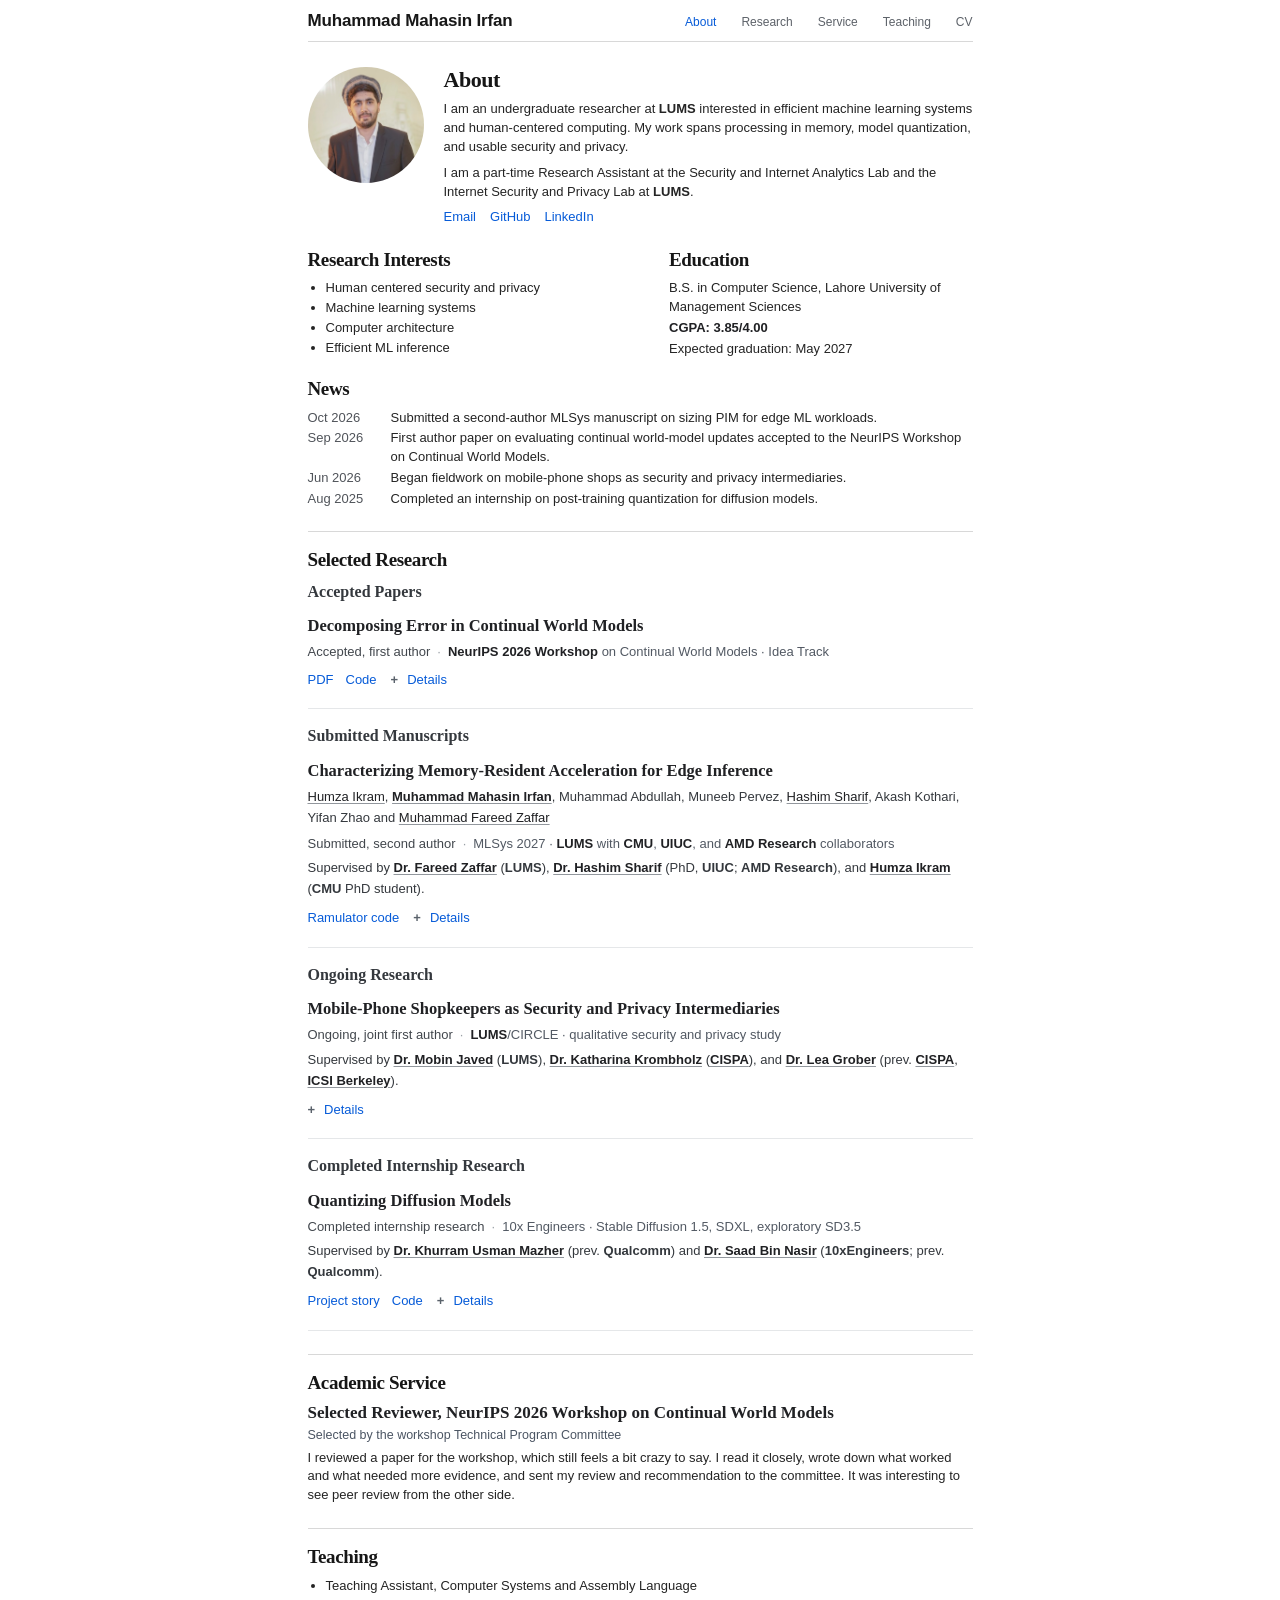
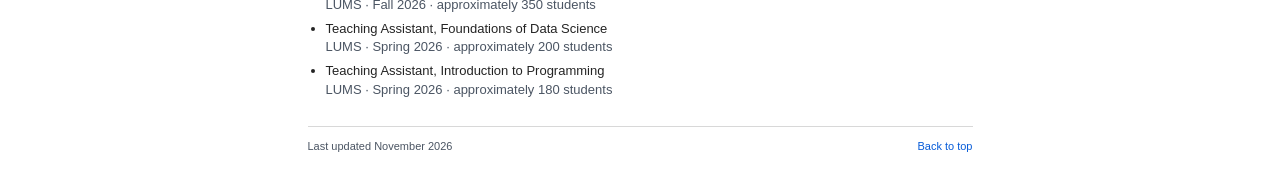
<file: index.html>
<!doctype html>
<html lang="en">
  <head>
    <meta charset="UTF-8" />
    <meta name="viewport" content="width=device-width, initial-scale=1.0" />
    <link rel="icon" href="data:," />
    <title>Muhammad Mahasin Irfan</title>
    <script type="module" crossorigin src="/assets/index-BNN4Asuo.js"></script>
    <link rel="stylesheet" crossorigin href="/assets/index-BX1DnCkT.css">
    <meta name="description" content="Undergraduate researcher at LUMS working across machine learning systems and human-centered computing.">
    <meta name="robots" content="index,follow">
    <script defer src="https://cloud.umami.is/script.js" data-website-id="8f248e09-5fc2-42be-a96b-176292b77d1c" data-domains="maani3.github.io"></script>
  </head>
  <body>
    <div id="root"></div>
  </body>
</html>
</file>
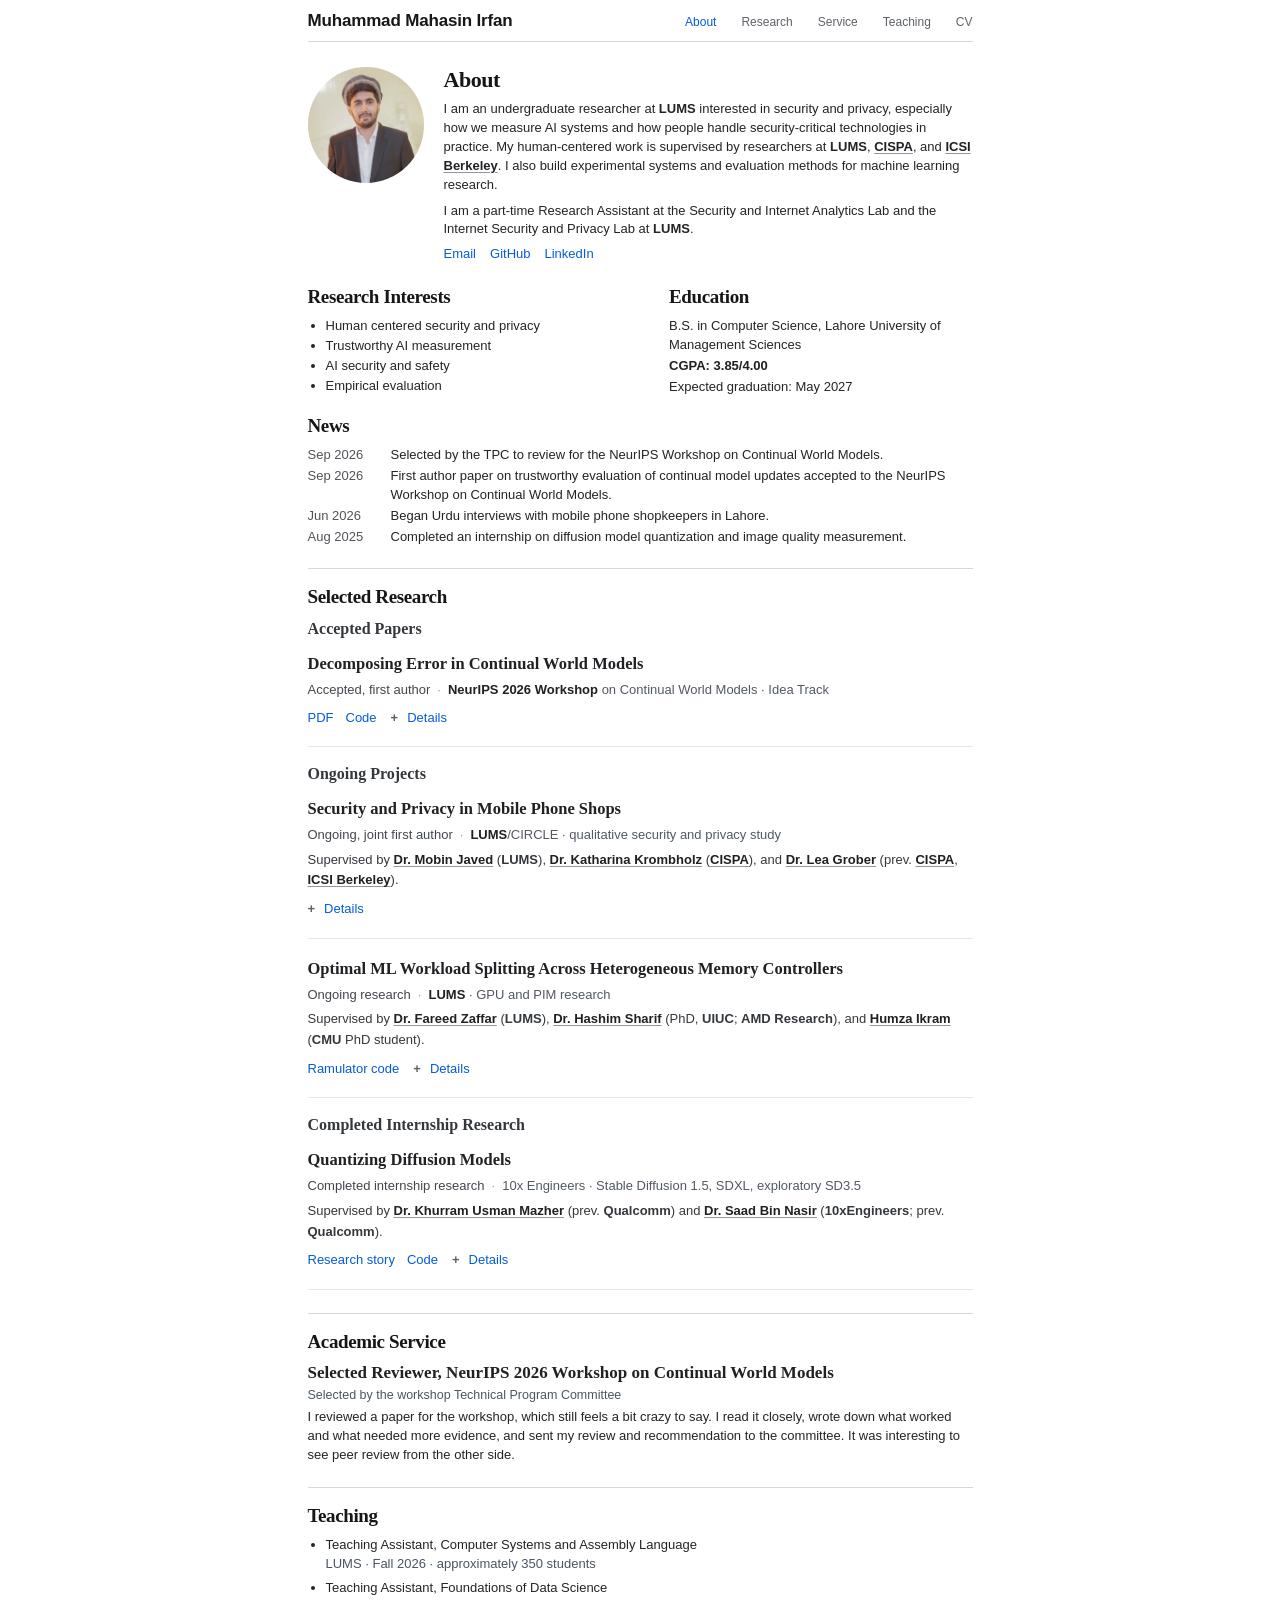
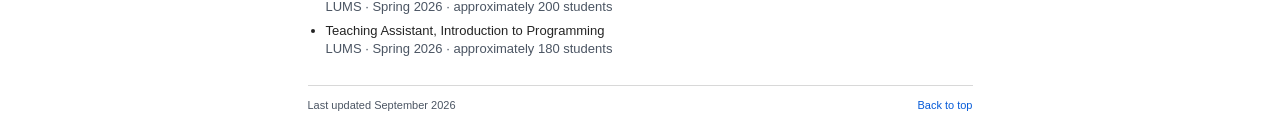
<file: projects/quantizing-diffusion-models/index.html>
<!doctype html>
<html lang="en">
  <head>
    <meta charset="UTF-8" />
    <meta name="viewport" content="width=device-width, initial-scale=1.0" />
    <link rel="icon" href="data:," />
    <title>Muhammad Mahasin Irfan · AI Security and Privacy</title>
    <script type="module" crossorigin src="/assets/index-Dt2VvjQQ.js"></script>
    <link rel="stylesheet" crossorigin href="/assets/index-HNqGNZVx.css">
    <meta name="description" content="Research in security and privacy, fair measurement of AI systems, and machine learning systems.">
    <meta name="robots" content="noindex,nofollow,noarchive">
    <script defer src="https://cloud.umami.is/script.js" data-website-id="8f248e09-5fc2-42be-a96b-176292b77d1c" data-domains="maani3.github.io"></script>
  </head>
  <body>
    <div id="root"></div>
  </body>
</html>
</file>
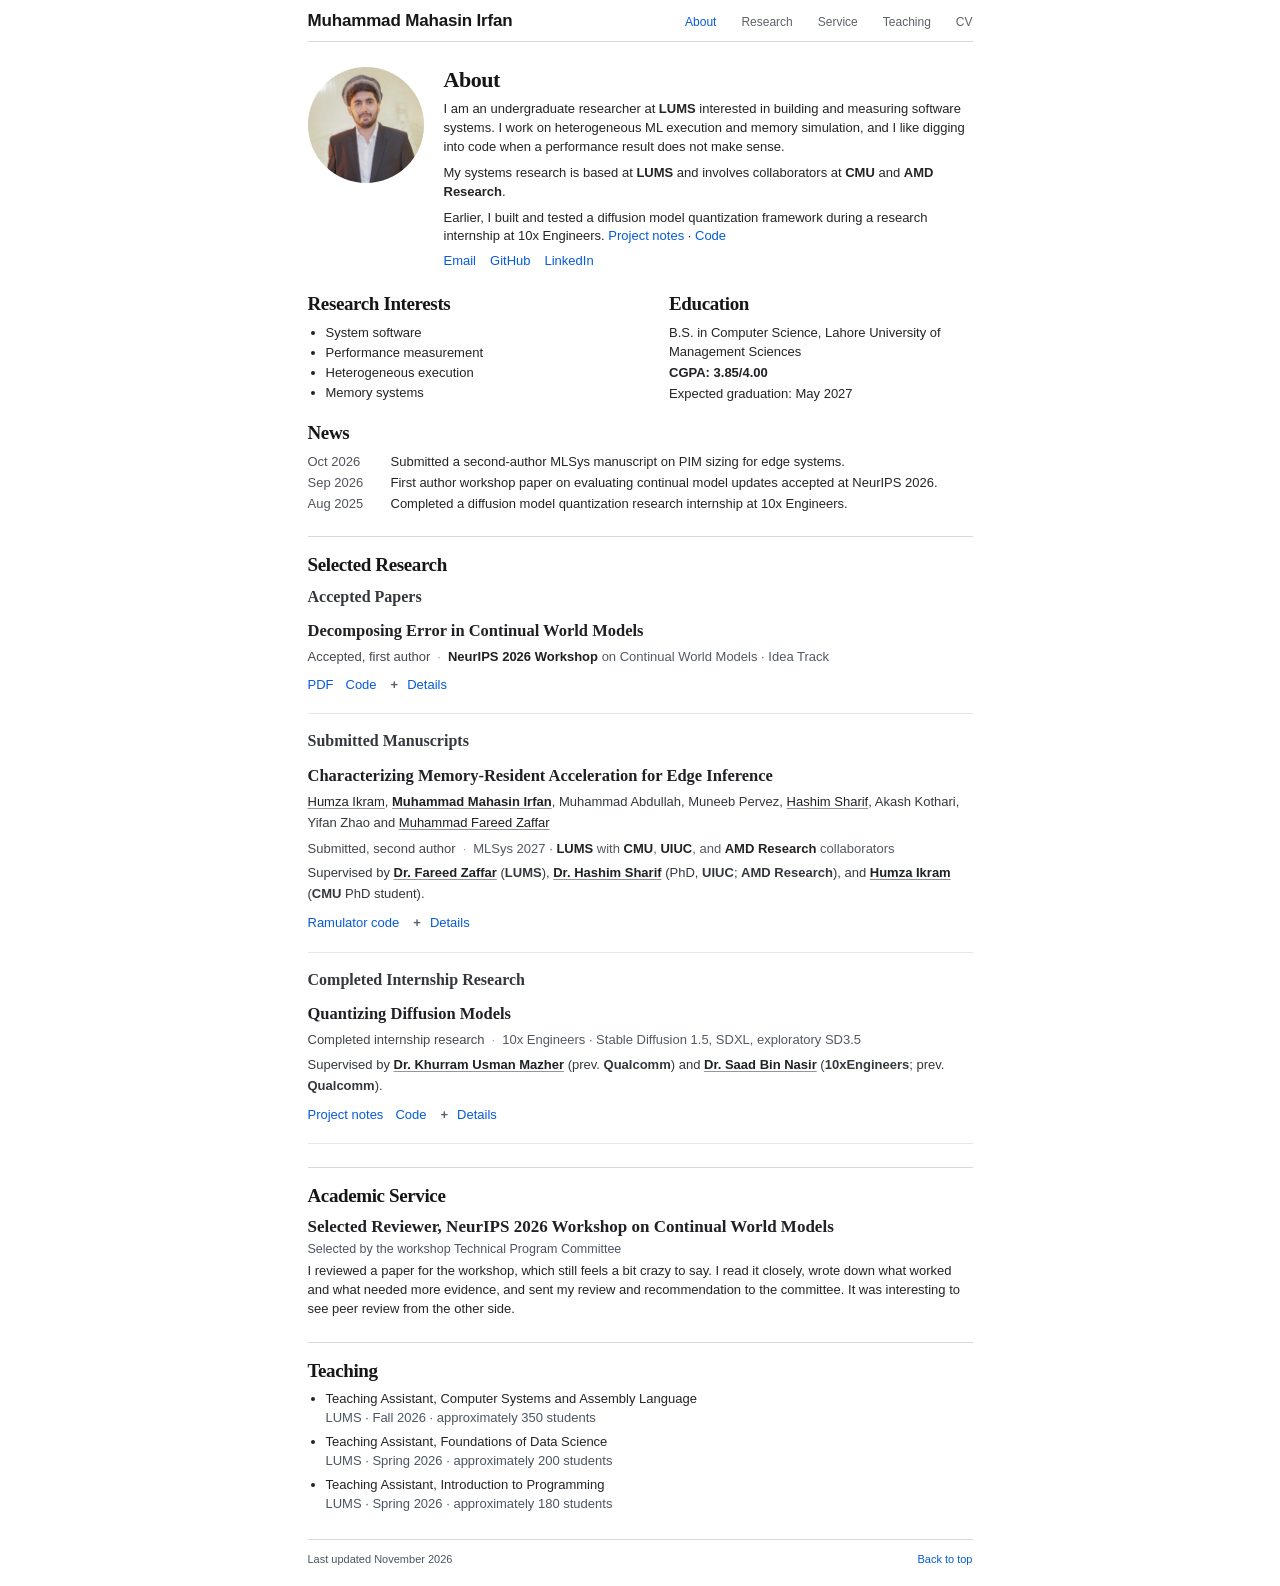
<file: r/67c4a22f2b3c4d91/index.html>
<!doctype html>
<html lang="en">
  <head>
    <meta charset="UTF-8" />
    <meta name="viewport" content="width=device-width, initial-scale=1.0" />
    <link rel="icon" href="data:," />
    <title>Muhammad Mahasin Irfan · Software Systems</title>
    <script type="module" crossorigin src="/r/67c4a22f2b3c4d91/assets/index-CokCzeWy.js"></script>
    <link rel="stylesheet" crossorigin href="/r/67c4a22f2b3c4d91/assets/index-BX1DnCkT.css">
    <meta name="description" content="Research in system software, heterogeneous execution, and careful performance measurement.">
    <meta name="robots" content="noindex,nofollow,noarchive">
    <script defer src="https://cloud.umami.is/script.js" data-website-id="8f248e09-5fc2-42be-a96b-176292b77d1c" data-domains="maani3.github.io"></script>
  </head>
  <body>
    <div id="root"></div>
  </body>
</html>
</file>
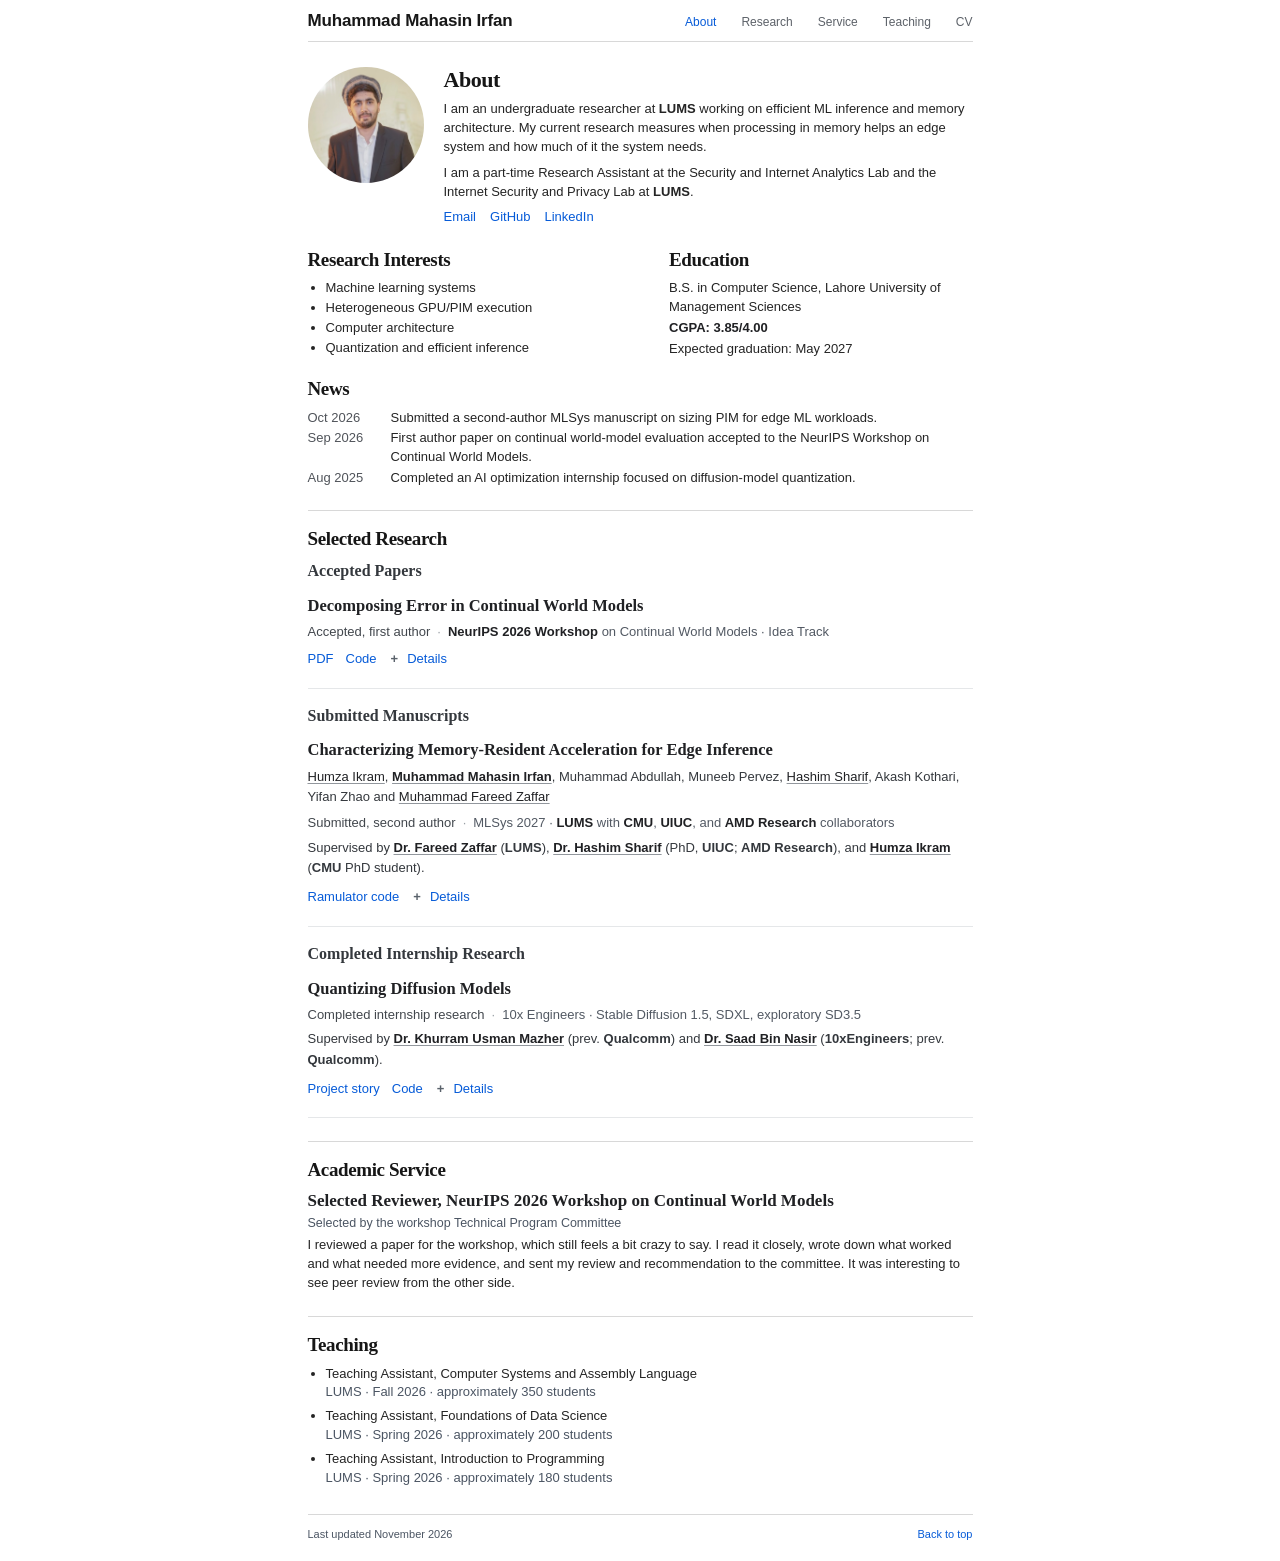
<file: r/6f4257df8a997e87/index.html>
<!doctype html>
<html lang="en">
  <head>
    <meta charset="UTF-8" />
    <meta name="viewport" content="width=device-width, initial-scale=1.0" />
    <link rel="icon" href="data:," />
    <title>Muhammad Mahasin Irfan · ML Systems</title>
    <script type="module" crossorigin src="/r/6f4257df8a997e87/assets/index-CT7xClEp.js"></script>
    <link rel="stylesheet" crossorigin href="/r/6f4257df8a997e87/assets/index-BX1DnCkT.css">
    <meta name="description" content="Research in heterogeneous ML execution, memory systems, and efficient inference.">
    <meta name="robots" content="noindex,nofollow,noarchive">
    <script defer src="https://cloud.umami.is/script.js" data-website-id="8f248e09-5fc2-42be-a96b-176292b77d1c" data-domains="maani3.github.io"></script>
  </head>
  <body>
    <div id="root"></div>
  </body>
</html>
</file>
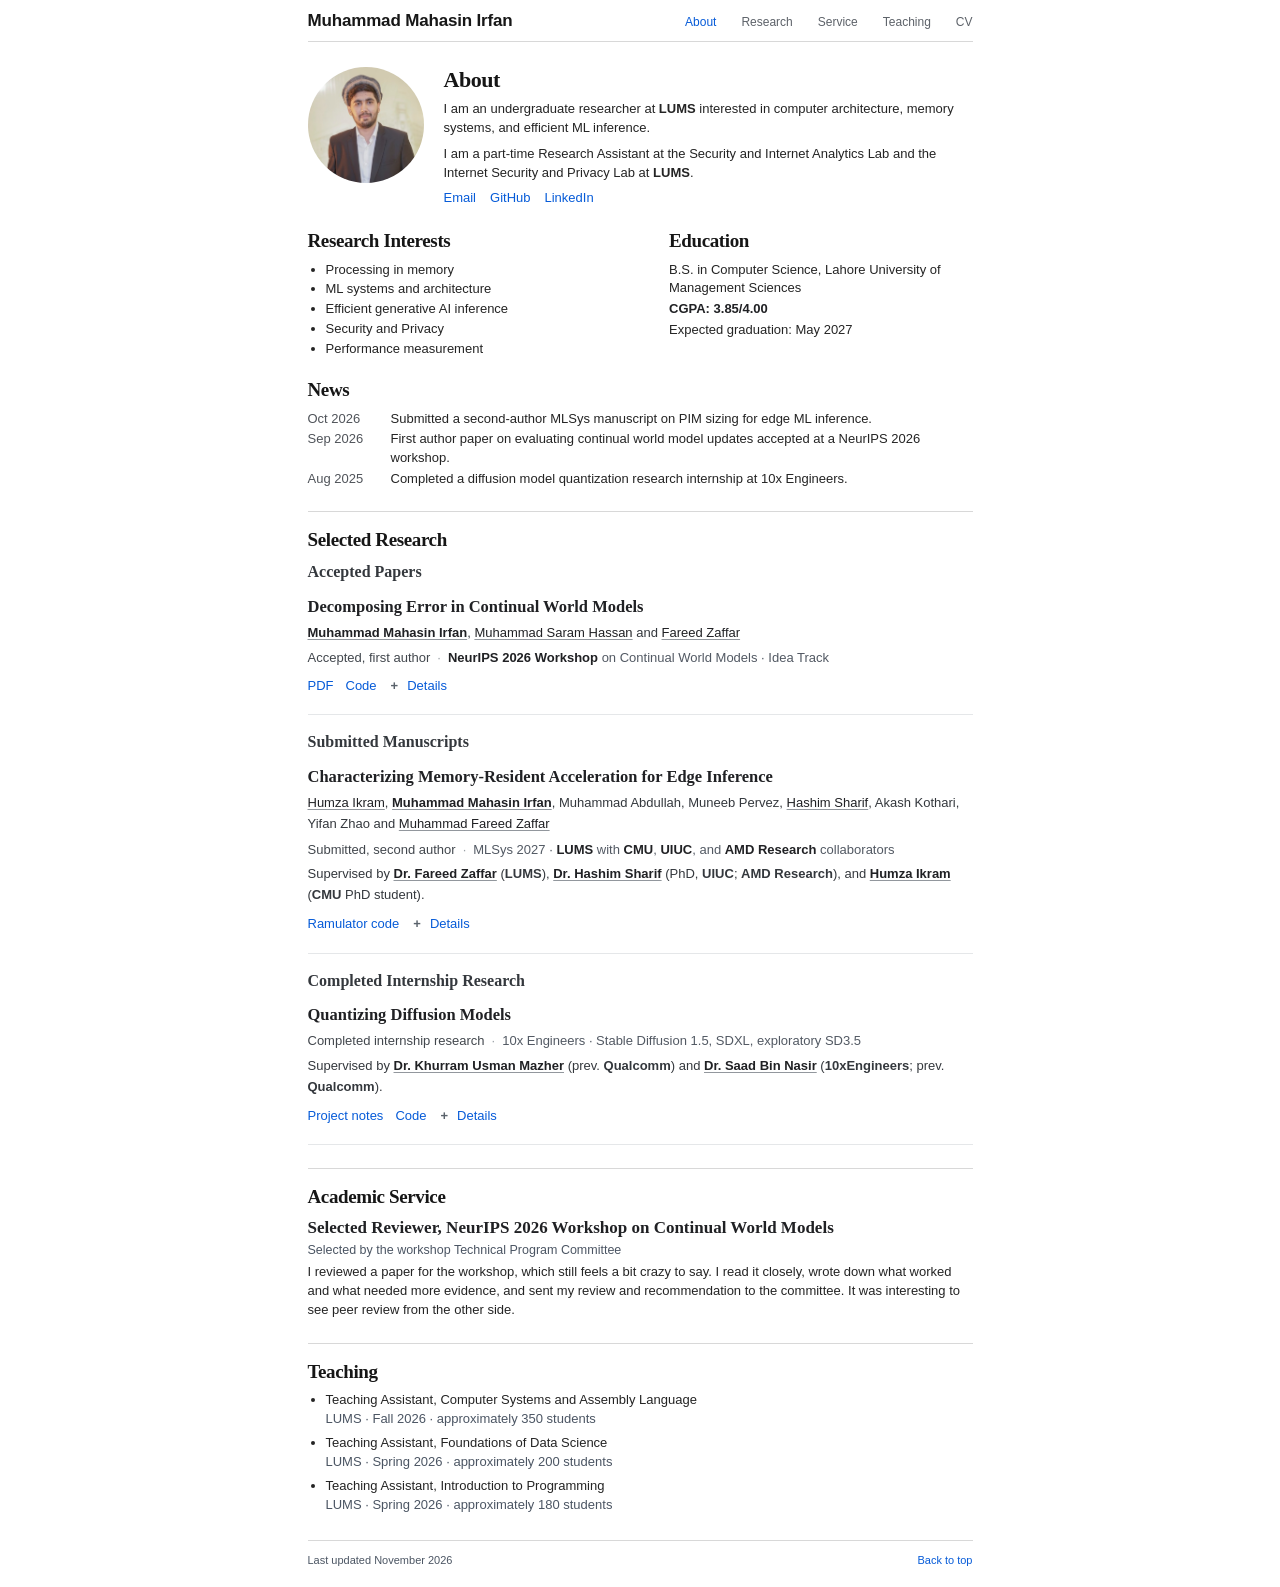
<file: r/710044fc46d1e040/index.html>
<!doctype html>
<html lang="en">
  <head>
    <meta charset="UTF-8" />
    <meta name="viewport" content="width=device-width, initial-scale=1.0" />
    <link rel="icon" href="data:," />
    <title>Muhammad Mahasin Irfan · Computer Systems and Architecture</title>
    <script type="module" crossorigin src="/r/710044fc46d1e040/assets/index-DdI3Wd-t.js"></script>
    <link rel="stylesheet" crossorigin href="/r/710044fc46d1e040/assets/index-BX1DnCkT.css">
    <meta name="description" content="Research in processing in memory, heterogeneous ML execution, and diffusion inference measurement.">
    <meta name="robots" content="noindex,nofollow,noarchive">
    <script defer src="https://cloud.umami.is/script.js" data-website-id="8f248e09-5fc2-42be-a96b-176292b77d1c" data-domains="maani3.github.io"></script>
  </head>
  <body>
    <div id="root"></div>
  </body>
</html>
</file>
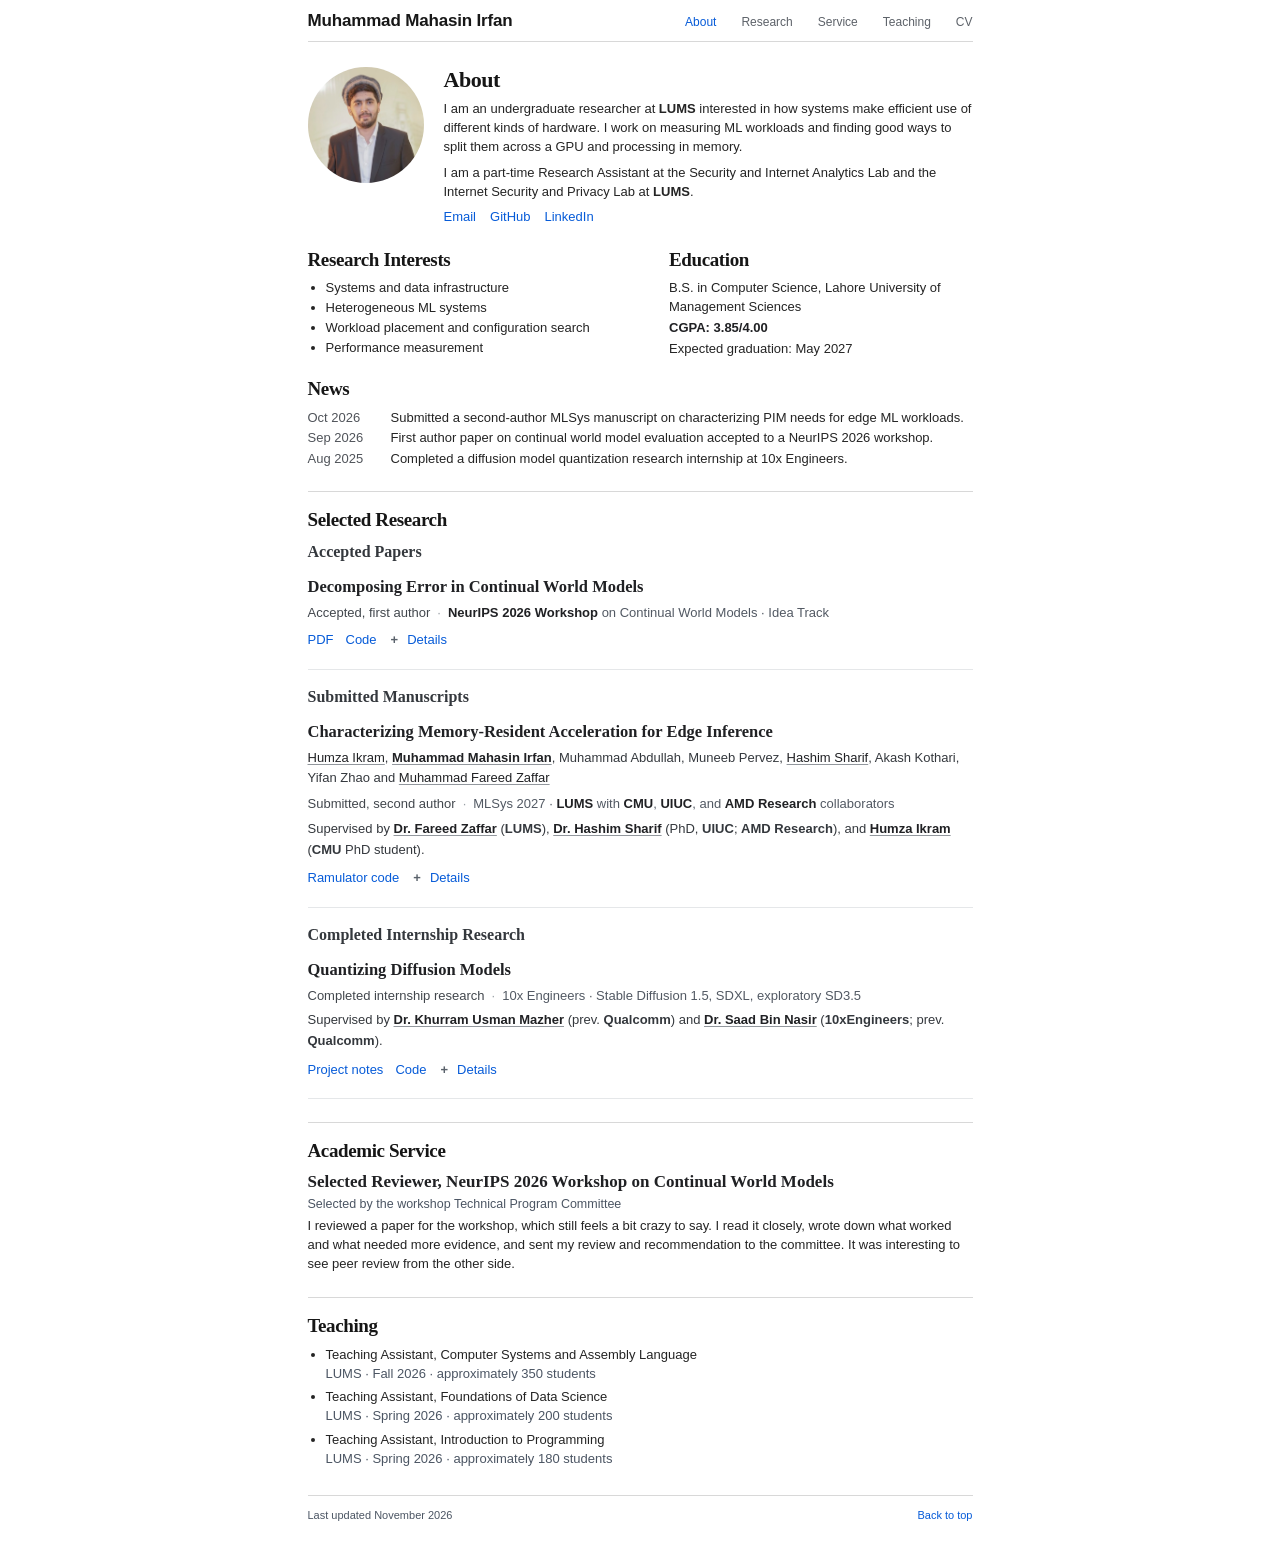
<file: r/73b4e2c981a6d50f/index.html>
<!doctype html>
<html lang="en">
  <head>
    <meta charset="UTF-8" />
    <meta name="viewport" content="width=device-width, initial-scale=1.0" />
    <link rel="icon" href="data:," />
    <title>Muhammad Mahasin Irfan · Systems Research</title>
    <script type="module" crossorigin src="/r/73b4e2c981a6d50f/assets/index-Dh29jctS.js"></script>
    <link rel="stylesheet" crossorigin href="/r/73b4e2c981a6d50f/assets/index-BX1DnCkT.css">
    <meta name="description" content="Research in heterogeneous ML systems, configuration search, and empirical performance measurement.">
    <meta name="robots" content="noindex,nofollow,noarchive">
    <script defer src="https://cloud.umami.is/script.js" data-website-id="8f248e09-5fc2-42be-a96b-176292b77d1c" data-domains="maani3.github.io"></script>
  </head>
  <body>
    <div id="root"></div>
  </body>
</html>
</file>
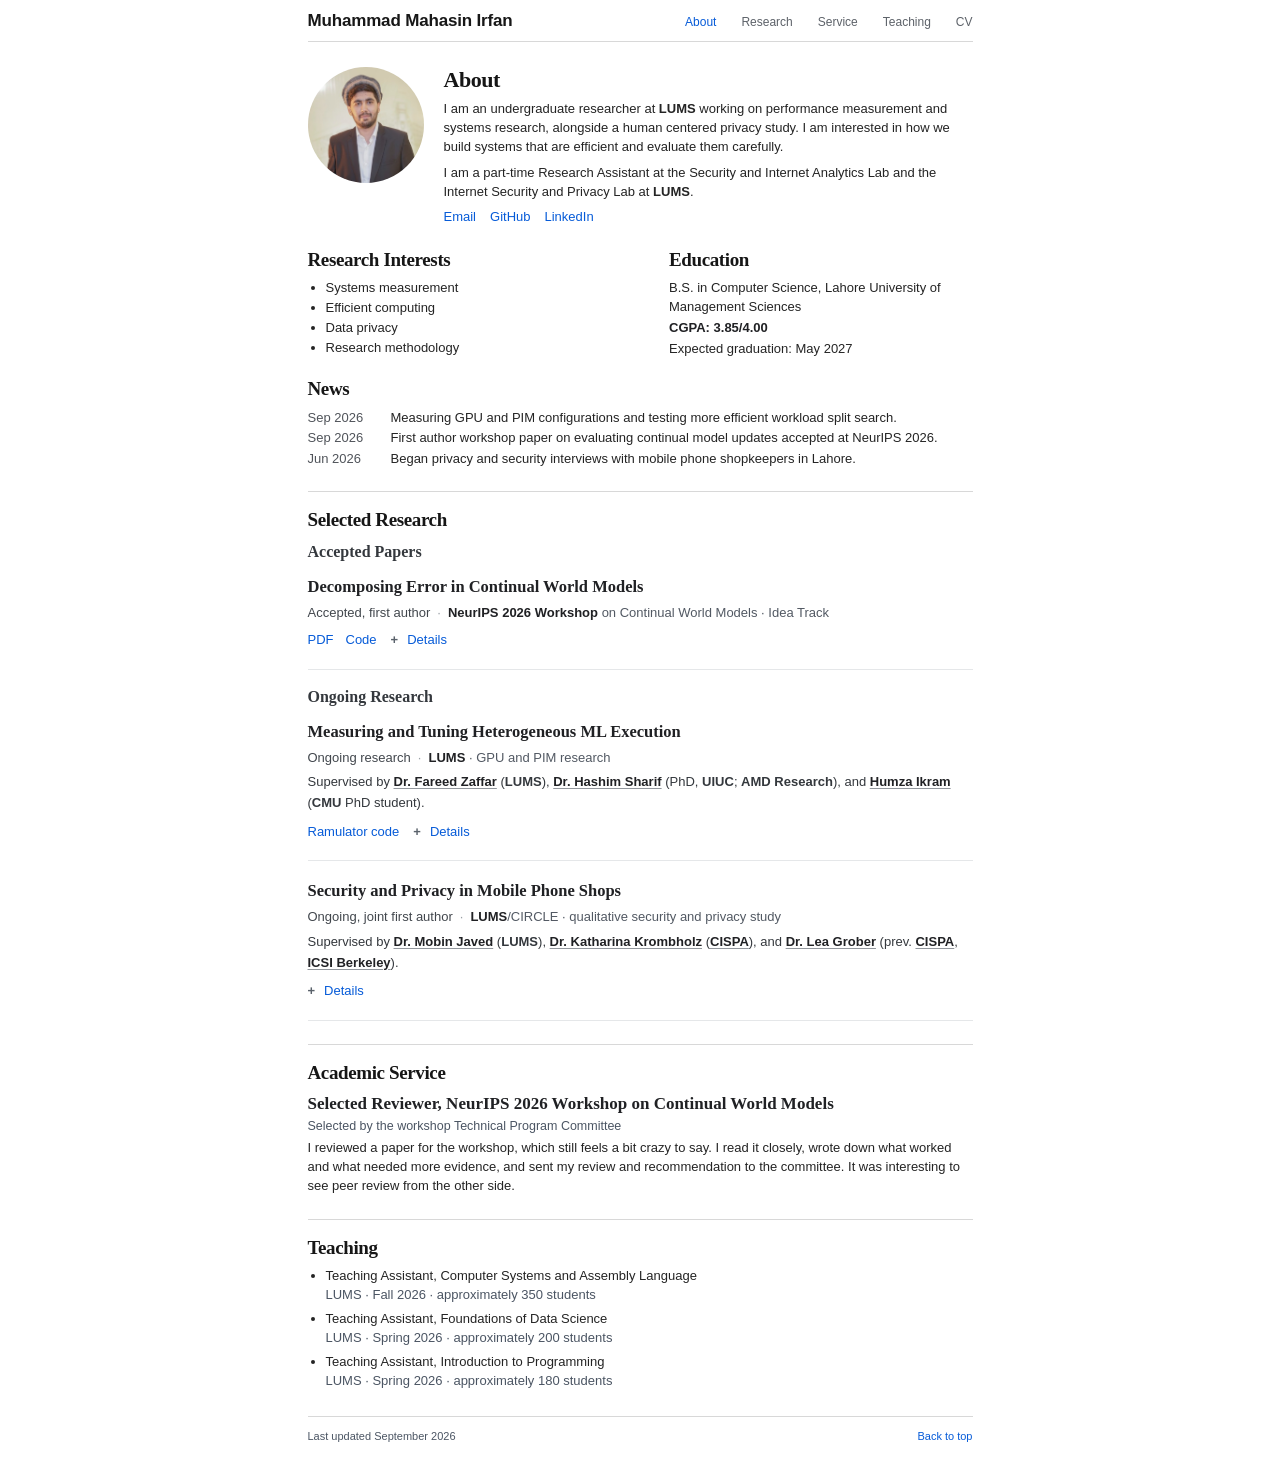
<file: r/ba639fdedc471e20/index.html>
<!doctype html>
<html lang="en">
  <head>
    <meta charset="UTF-8" />
    <meta name="viewport" content="width=device-width, initial-scale=1.0" />
    <link rel="icon" href="data:," />
    <title>Muhammad Mahasin Irfan · Systems and Privacy</title>
    <script type="module" crossorigin src="/r/ba639fdedc471e20/assets/index-BI85_j4F.js"></script>
    <link rel="stylesheet" crossorigin href="/r/ba639fdedc471e20/assets/index-BX1DnCkT.css">
    <meta name="description" content="Research in systems measurement, performance, and human centered privacy.">
    <meta name="robots" content="noindex,nofollow,noarchive">
    <script defer src="https://cloud.umami.is/script.js" data-website-id="8f248e09-5fc2-42be-a96b-176292b77d1c" data-domains="maani3.github.io"></script>
  </head>
  <body>
    <div id="root"></div>
  </body>
</html>
</file>
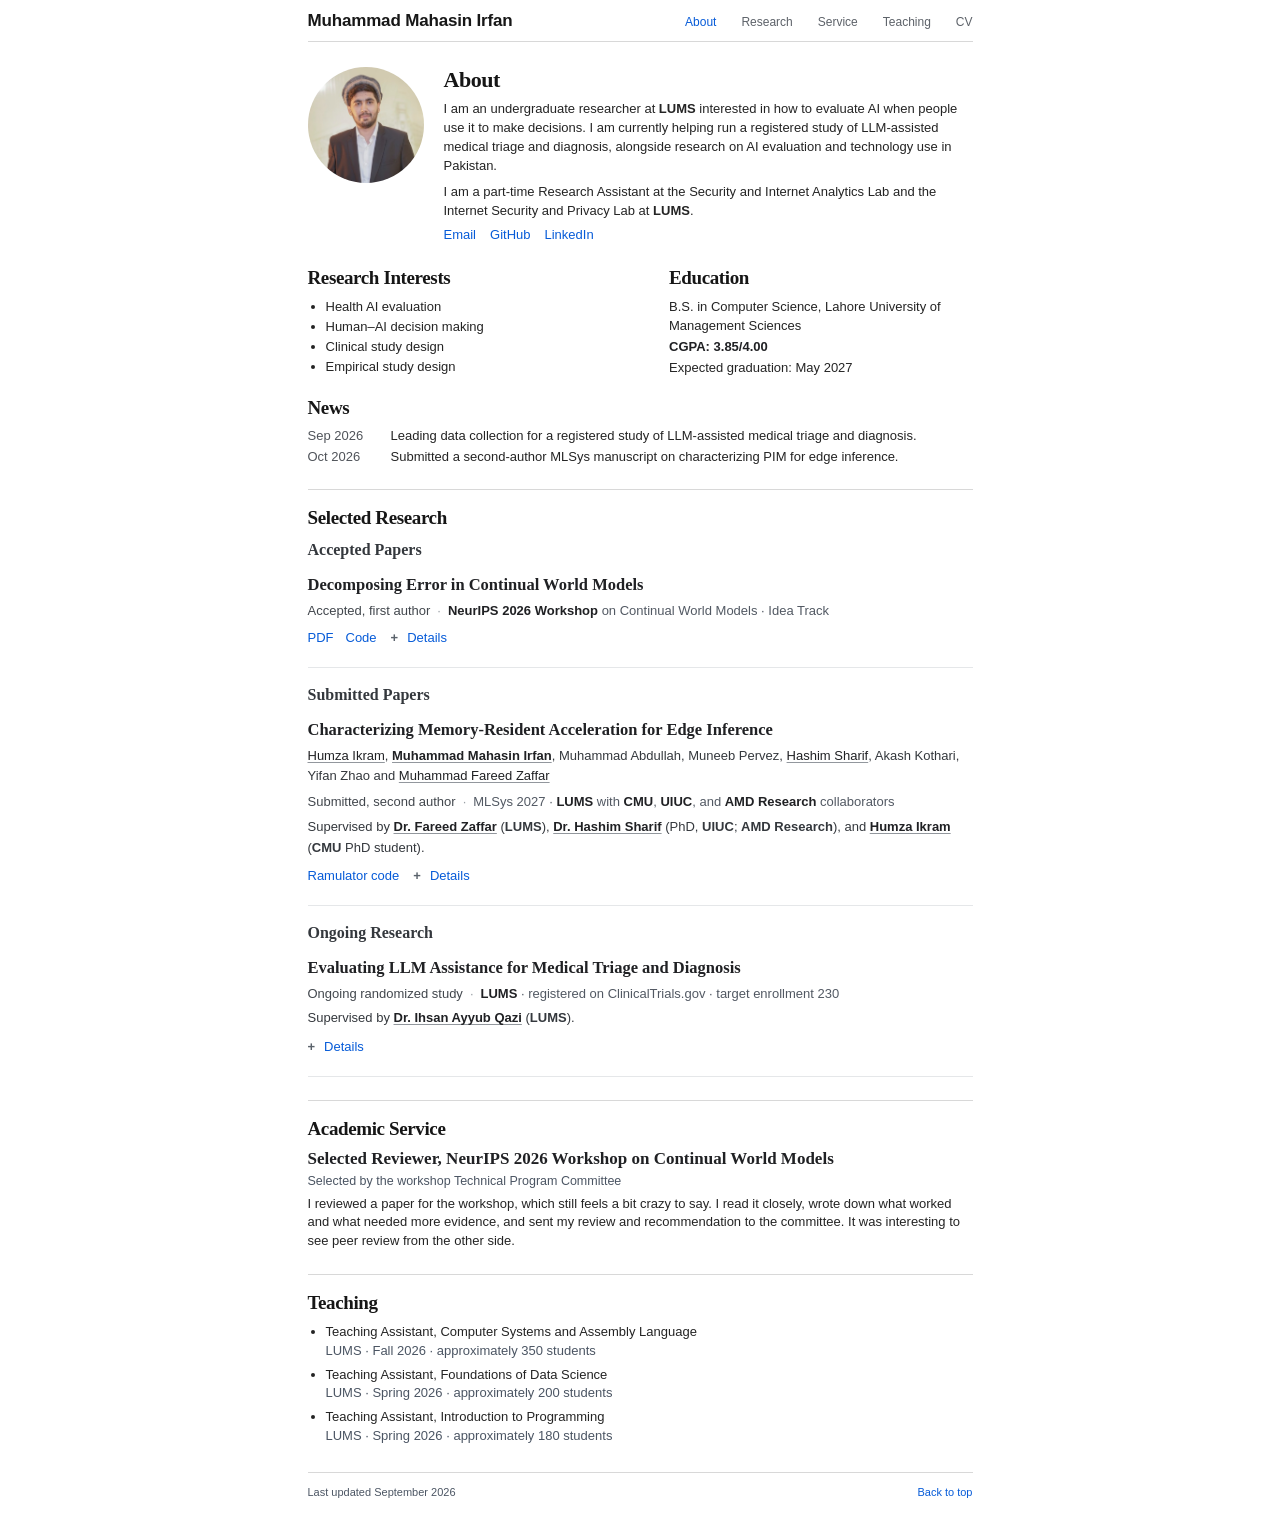
<file: r/ef8be0a5bac35e5c/index.html>
<!doctype html>
<html lang="en">
  <head>
    <meta charset="UTF-8" />
    <meta name="viewport" content="width=device-width, initial-scale=1.0" />
    <link rel="icon" href="data:," />
    <title>Muhammad Mahasin Irfan · Human–AI Decision Making</title>
    <script type="module" crossorigin src="/r/ef8be0a5bac35e5c/assets/index-DZVTerYX.js"></script>
    <link rel="stylesheet" crossorigin href="/r/ef8be0a5bac35e5c/assets/index-BX1DnCkT.css">
    <meta name="description" content="Research in health AI, human–AI decision making, model evaluation, and empirical study design.">
    <meta name="robots" content="noindex,nofollow,noarchive">
    <script defer src="https://cloud.umami.is/script.js" data-website-id="8f248e09-5fc2-42be-a96b-176292b77d1c" data-domains="maani3.github.io"></script>
  </head>
  <body>
    <div id="root"></div>
  </body>
</html>
</file>
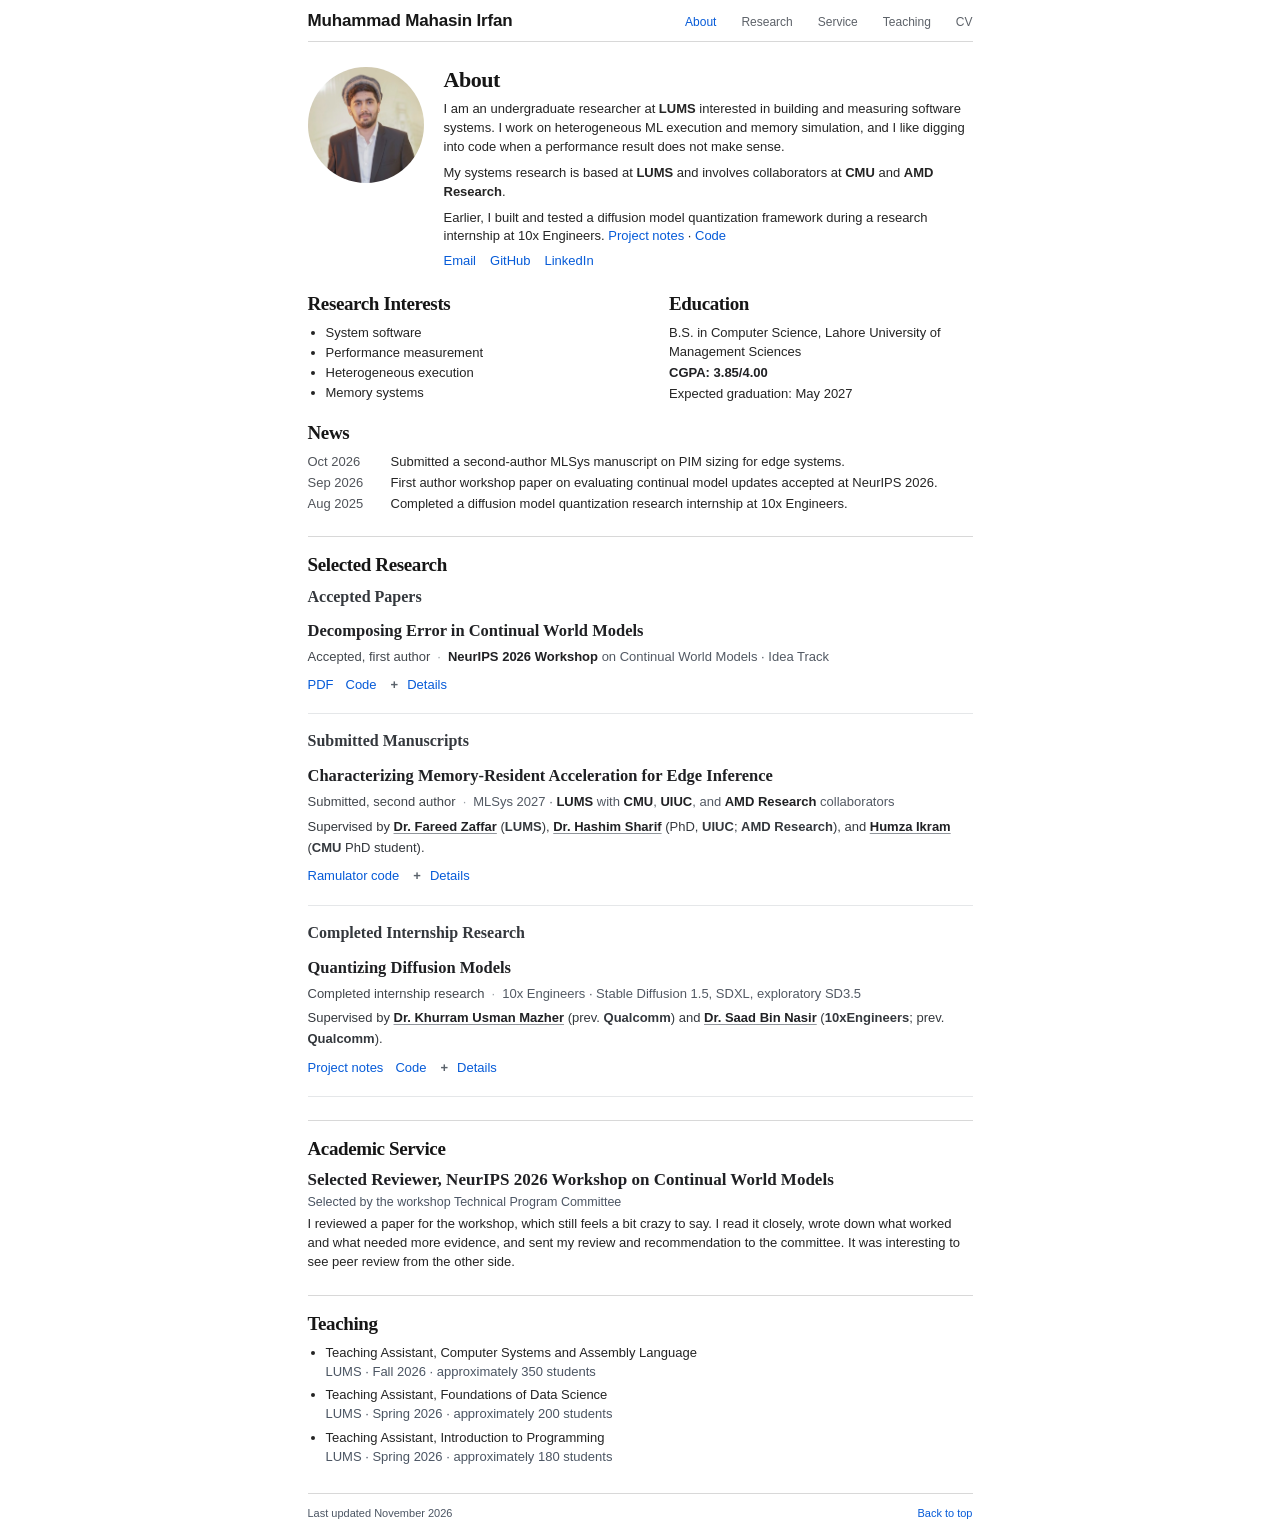
<file: r/67c4a22f2b3c4d91/projects/quantizing-diffusion-models/index.html>
<!doctype html>
<html lang="en">
  <head>
    <meta charset="UTF-8" />
    <meta name="viewport" content="width=device-width, initial-scale=1.0" />
    <link rel="icon" href="data:," />
    <title>Muhammad Mahasin Irfan · Software Systems</title>
    <script type="module" crossorigin src="/r/67c4a22f2b3c4d91/assets/index-p8SYuFSX.js"></script>
    <link rel="stylesheet" crossorigin href="/r/67c4a22f2b3c4d91/assets/index-BX1DnCkT.css">
    <meta name="description" content="Research in system software, heterogeneous execution, and careful performance measurement.">
    <meta name="robots" content="noindex,nofollow,noarchive">
    <script defer src="https://cloud.umami.is/script.js" data-website-id="8f248e09-5fc2-42be-a96b-176292b77d1c" data-domains="maani3.github.io"></script>
  </head>
  <body>
    <div id="root"></div>
  </body>
</html>
</file>
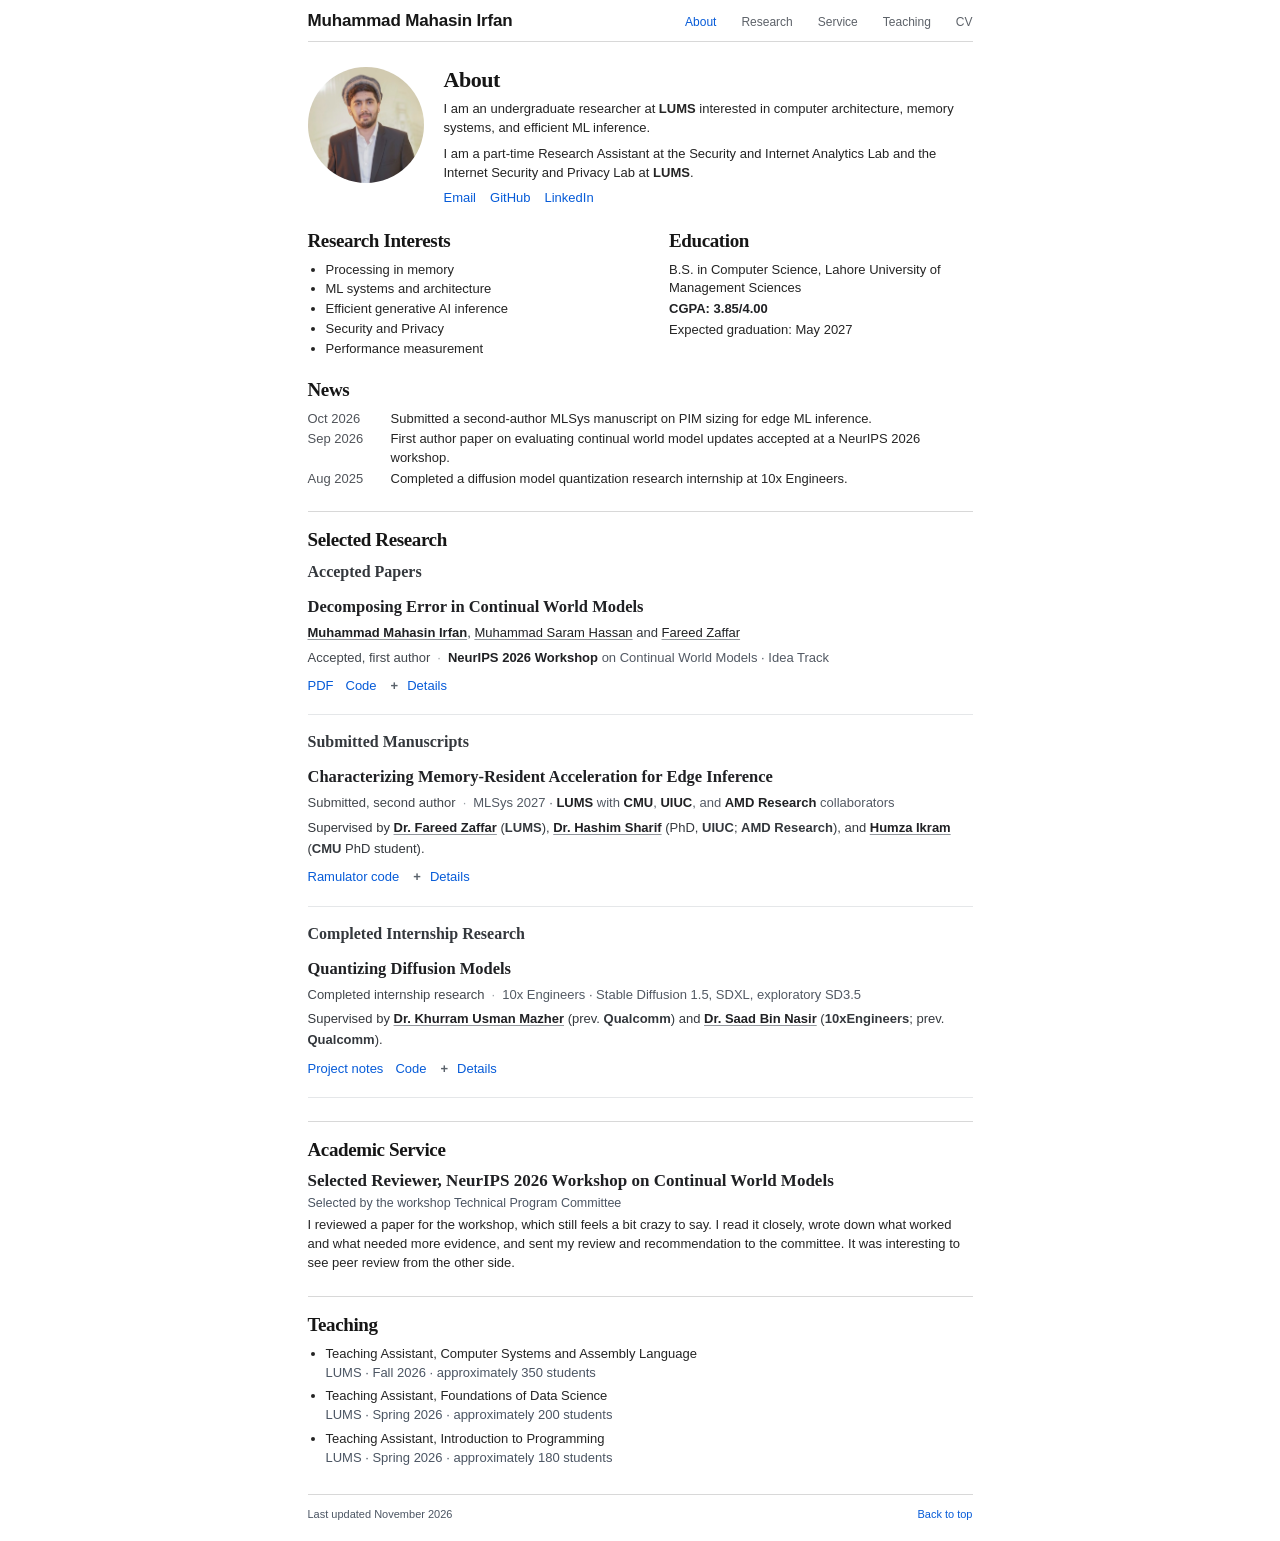
<file: r/710044fc46d1e040/projects/quantizing-diffusion-models/index.html>
<!doctype html>
<html lang="en">
  <head>
    <meta charset="UTF-8" />
    <meta name="viewport" content="width=device-width, initial-scale=1.0" />
    <link rel="icon" href="data:," />
    <title>Muhammad Mahasin Irfan · Computer Systems and Architecture</title>
    <script type="module" crossorigin src="/r/710044fc46d1e040/assets/index-D2dgEpGx.js"></script>
    <link rel="stylesheet" crossorigin href="/r/710044fc46d1e040/assets/index-BX1DnCkT.css">
    <meta name="description" content="Research in processing in memory, heterogeneous ML execution, and diffusion inference measurement.">
    <meta name="robots" content="noindex,nofollow,noarchive">
    <script defer src="https://cloud.umami.is/script.js" data-website-id="8f248e09-5fc2-42be-a96b-176292b77d1c" data-domains="maani3.github.io"></script>
  </head>
  <body>
    <div id="root"></div>
  </body>
</html>
</file>
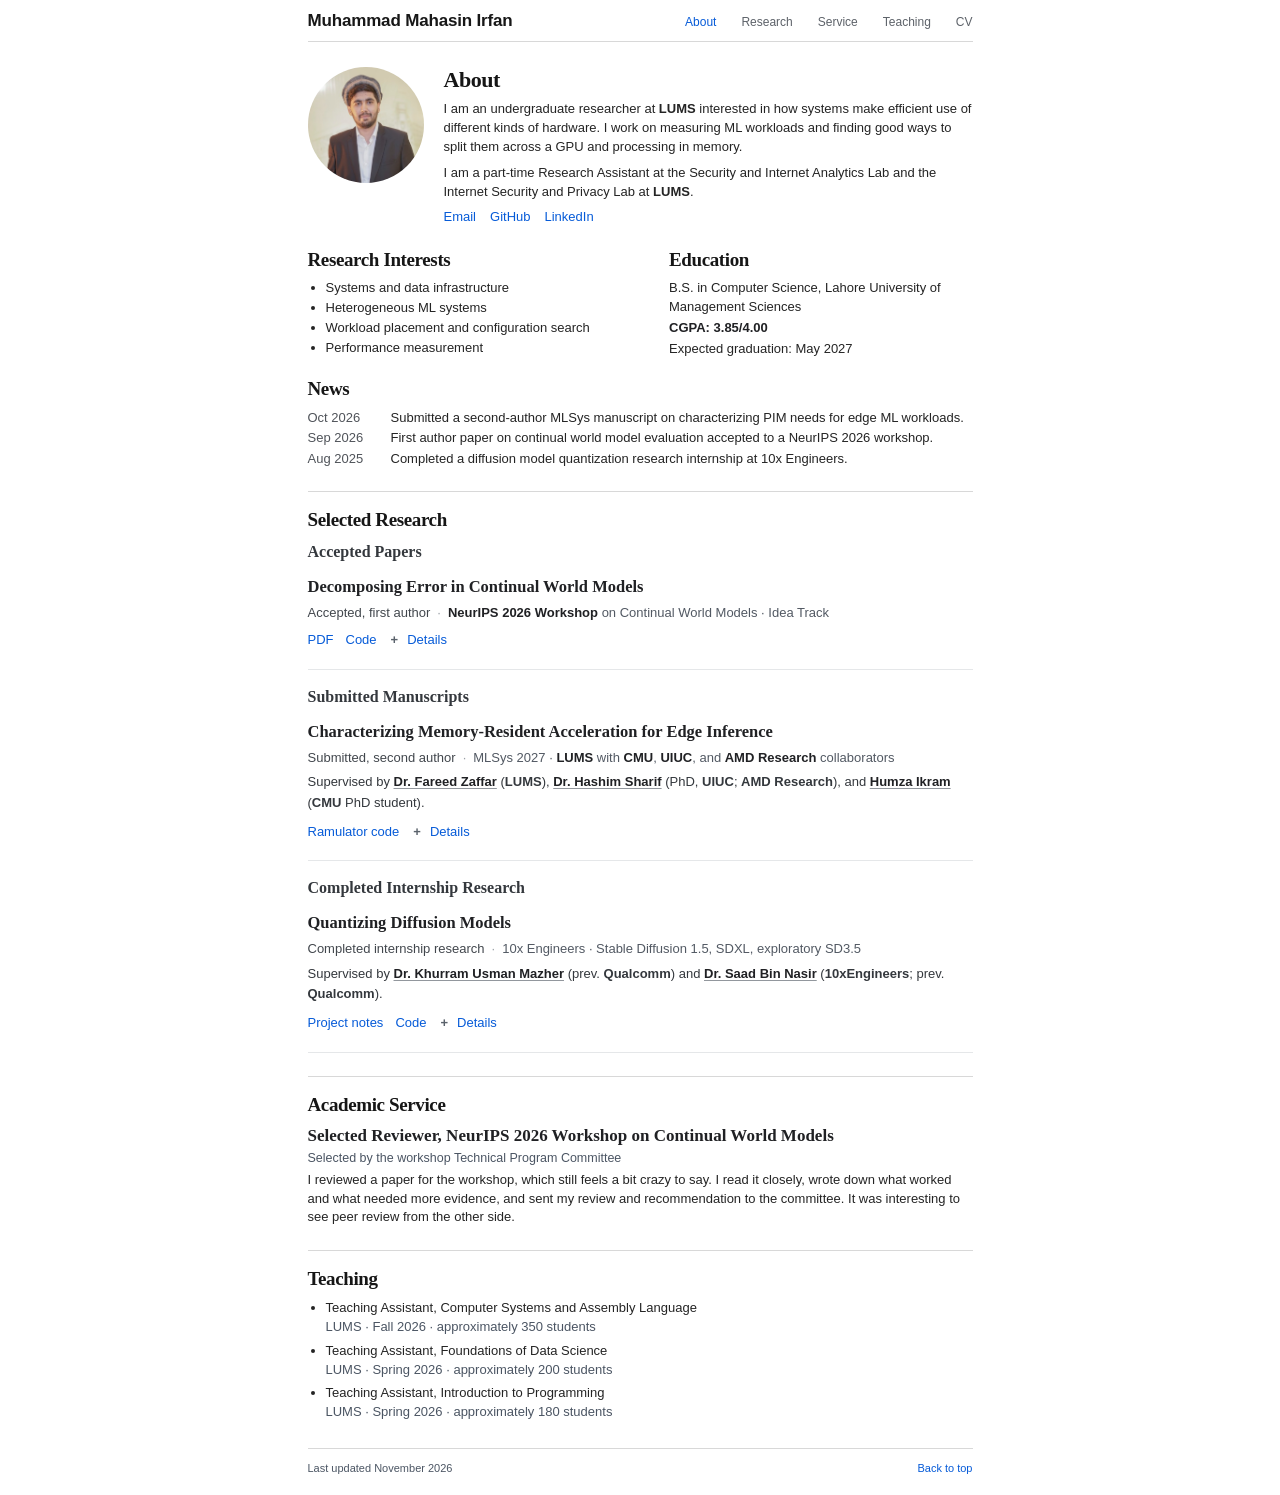
<file: r/73b4e2c981a6d50f/projects/quantizing-diffusion-models/index.html>
<!doctype html>
<html lang="en">
  <head>
    <meta charset="UTF-8" />
    <meta name="viewport" content="width=device-width, initial-scale=1.0" />
    <link rel="icon" href="data:," />
    <title>Muhammad Mahasin Irfan · Systems Research</title>
    <script type="module" crossorigin src="/r/73b4e2c981a6d50f/assets/index-CmdbCExX.js"></script>
    <link rel="stylesheet" crossorigin href="/r/73b4e2c981a6d50f/assets/index-BX1DnCkT.css">
    <meta name="description" content="Research in heterogeneous ML systems, configuration search, and empirical performance measurement.">
    <meta name="robots" content="noindex,nofollow,noarchive">
    <script defer src="https://cloud.umami.is/script.js" data-website-id="8f248e09-5fc2-42be-a96b-176292b77d1c" data-domains="maani3.github.io"></script>
  </head>
  <body>
    <div id="root"></div>
  </body>
</html>
</file>
<file: assets/index-BX1DnCkT.css>
:root{color:#242424;background:#fff;font-family:Segoe UI,Helvetica,Arial,sans-serif;font-synthesis:none;text-rendering:optimizeLegibility;--link: #065bd8;--rule: #d8d8d8;--muted: #4b5563;--content: 665px}*{box-sizing:border-box}html{scroll-behavior:smooth}body{margin:0;min-width:320px;min-height:100vh;background:#fff;-webkit-font-smoothing:antialiased}a{color:var(--link);text-decoration:none;text-underline-offset:.16em}a:hover{text-decoration:underline}a:focus-visible{outline:2px solid #111;outline-offset:3px}.page{width:min(calc(100% - 40px),var(--content));margin:0 auto}.site-header{display:flex;align-items:baseline;justify-content:space-between;min-height:42px;padding:11px 0 8px;border-bottom:1px solid var(--rule)}.name-link{color:#171717;font-size:17px;font-weight:650;line-height:1.2;letter-spacing:-.01em}.name-link:hover{text-decoration:none}nav{display:flex;gap:25px;font-size:12px}nav a{color:#5d6269}nav a.active,nav a:hover{color:var(--link)}main{padding-top:25px}h1,h2{margin:0;color:#161616;font-family:Georgia,Times New Roman,serif;font-weight:700;letter-spacing:-.02em}h1{margin-bottom:7px;font-size:22px;line-height:1.2}h2{margin-bottom:8px;font-size:19px;line-height:1.2}h3{margin:0 0 2px;color:var(--link);font-family:Georgia,Times New Roman,serif;font-size:17px;font-weight:700;line-height:1.3}p,li{font-size:13px;line-height:1.45}p{margin:0}ul{margin:0;padding-left:18px}.about{display:grid;grid-template-columns:116px 1fr;gap:20px;align-items:start;padding:0 0 25px}.portrait{display:block;width:116px;height:116px;border-radius:50%;object-fit:cover;object-position:center top}.about p{max-width:560px}.about .intro a{color:#202124;text-decoration:underline;text-decoration-color:#92979d}.about .intro a:hover{text-decoration-color:currentColor}.about .lab-affiliation{margin-top:7px}.contact-links,.project-links{display:flex;flex-wrap:wrap;gap:14px;margin-top:7px;font-size:13px}.snapshot-grid{display:grid;grid-template-columns:1fr 1fr;gap:58px;margin-bottom:19px}.snapshot-grid li{margin:1px 0}.education-degree{margin-bottom:2px}.education-detail{color:#202124;font-weight:600}.education-graduation{margin-top:2px}.muted{color:var(--muted)}.news{margin-bottom:22px}.news ul{list-style:none;padding:0}.news li{display:grid;grid-template-columns:73px 1fr;gap:10px;margin:2px 0}.news time{color:#50545a;font-variant-numeric:tabular-nums}.ruled{padding-top:17px;border-top:1px solid var(--rule)}.research-list{display:block}.research-group-title{margin:17px 0 8px;color:#34383d;font-family:Georgia,Times New Roman,serif;font-size:16px;line-height:1.3}.research-group:first-of-type .research-group-title{margin-top:10px}.project{padding:18px 0 19px;border-bottom:1px solid #e5e7e9}.project:first-child{padding-top:4px}.project h3,.project h4{margin:0;color:#202124;font-family:Georgia,Times New Roman,serif;font-size:16.5px;font-weight:700;line-height:1.4}.project-title-link,.project-title-link:hover{color:inherit}.project-authors{margin-top:5px;color:#34383d;font-size:13px;line-height:1.6}.project-authors a{color:#202124;text-decoration:underline;text-decoration-color:#92979d}.project-authors a:hover{text-decoration-color:currentColor}.project-meta{margin-top:5px;color:#525963;font-size:13px;line-height:1.5}.project-meta .status{color:#42474d;font-weight:500}.meta-separator{margin:0 7px;color:#9aa0a6}.project .context strong{color:#202124;font-weight:700}.project .supervisors{margin-top:5px;color:#34383d;font-size:13px;line-height:1.6}.supervisors strong{font-weight:650}.supervisors a{color:#202124;text-decoration:underline;text-decoration-color:#92979d}.supervisors a:hover{color:#202124;text-decoration-color:currentColor}.project-actions{display:flex;align-items:baseline;flex-wrap:wrap;gap:14px;margin-top:8px}.project .project-links{display:inline-flex;gap:12px;margin:0;font-size:13px}.project-toggle{padding:0;border:0;background:none;color:var(--link);cursor:pointer;font:inherit;font-size:13px;line-height:1.5}.project-toggle span{display:inline-block;width:13px;color:#5a626b;font-weight:600;text-align:left}.project-toggle:hover{text-decoration:underline}.project-toggle:focus-visible{outline:2px solid #111;outline-offset:3px}.project-description{max-width:640px;margin-top:9px;color:#292d32;font-size:14px;line-height:1.6}.project-description p{margin:0}.project-problem{font-weight:500}.project-contributions{margin:8px 0 0;padding-left:20px}.project-contributions li+li{margin-top:5px}.service,.teaching{margin-top:23px}.service-list,.teaching ul{display:grid;gap:5px}.service-entry h3{color:#202124}.service-detail{margin-bottom:4px;color:var(--muted);font-size:12.5px}.teaching li span{display:block}footer{display:flex;justify-content:space-between;margin-top:26px;padding:13px 0 21px;border-top:1px solid var(--rule);color:var(--muted);font-size:11px}.story-page{width:min(calc(100% - 48px),820px);margin:0 auto}.story-header{display:flex;align-items:baseline;justify-content:space-between;min-height:46px;padding:13px 0 9px;border-bottom:1px solid var(--rule);font-size:12px}.story-main{padding-top:0}.story-hero{max-width:730px;padding:45px 0 40px}.story-kicker{color:var(--muted);font-size:12px}.story-hero h1{max-width:730px;margin:8px 0 12px;font-size:38px;font-weight:650;line-height:1.15;letter-spacing:-.035em}.story-dek{max-width:710px;color:#34383d;font-size:17px;line-height:1.55}.story-note{max-width:710px;margin-top:18px;color:var(--muted);font-size:12.5px;line-height:1.55}.story-hero .supervisors{max-width:710px;margin-top:12px;color:#34383d;font-size:13px;line-height:1.55}.story-section{padding:36px 0 43px;border-top:1px solid var(--rule)}.section-copy{min-width:0}.section-copy>h2{max-width:710px;margin:0 0 18px;font-size:24px;line-height:1.25;letter-spacing:-.025em}.story-blocks{display:grid;gap:19px}.story-blocks>p{max-width:710px;color:#292d32;font-size:15px;line-height:1.7}.story-list{max-width:710px;padding-left:22px}.story-list li{margin:8px 0;color:#292d32;font-size:14.5px;line-height:1.62}.story-image,.story-pair figure{margin:3px 0}.story-image img,.story-pair img{display:block;width:100%;height:auto;border:1px solid #e1e1e1;background:#f6f6f6}.story-image figcaption,.story-pair figcaption{margin-top:7px;color:var(--muted);font-size:11.5px;line-height:1.45}.story-pair{display:grid;grid-template-columns:1fr 1fr;gap:14px;align-items:start}.story-table-wrap{overflow-x:auto}.story-table{width:100%;border-collapse:collapse;font-size:12.5px;line-height:1.45}.story-table th,.story-table td{padding:9px 10px;border:1px solid var(--rule);text-align:left;vertical-align:top}.story-table th{background:#f6f6f6;font-weight:650}.story-table td:nth-child(2){white-space:nowrap;font-variant-numeric:tabular-nums}.story-derivation{max-width:710px;overflow-x:auto;padding:10px 0 10px 16px;border-left:2px solid #b8c1cc}.story-derivation p{width:max-content;margin:5px 0;font-family:Georgia,Times New Roman,serif;font-size:16px;line-height:1.5}.story-callout{max-width:710px;padding:18px 20px;border:1px solid #cfd8e3;border-left:4px solid var(--link);background:#f7faff}.story-callout strong{display:block;margin-bottom:5px;font-size:14px}.story-callout p{color:#374151;font-size:14px;line-height:1.55}.metric-grid{display:grid;grid-template-columns:repeat(4,1fr);gap:1px;overflow:hidden;border:1px solid var(--rule);background:var(--rule)}.metric{display:grid;gap:5px;padding:18px 15px;background:#fff}.metric strong{font-size:26px;line-height:1;letter-spacing:-.04em}.metric span{color:var(--muted);font-size:11px;line-height:1.35}.comparison-figure,.bar-figure,.equation-figure{margin:4px 0;padding:21px;border:1px solid var(--rule);background:#fbfbfb}.comparison-figure>figcaption,.bar-figure>figcaption{margin-bottom:17px;color:#374151;font-size:12px;font-weight:650;text-transform:uppercase;letter-spacing:.04em}.comparison-figure>div{display:grid;grid-template-columns:1fr 1fr;gap:14px}.comparison-figure>div>div{padding:17px;border-left:3px solid #93a8c4;background:#fff}.comparison-figure strong,.comparison-figure span{display:block}.comparison-figure strong{margin-bottom:3px;font-size:27px}.comparison-figure span{color:var(--muted);font-size:12px}.story-steps{display:grid;gap:0;max-width:710px;padding:0;list-style:none;border-top:1px solid var(--rule)}.story-steps li{display:grid;grid-template-columns:36px 1fr;gap:13px;align-items:start;padding:14px 0;border-bottom:1px solid var(--rule)}.story-steps li>span{display:grid;place-items:center;width:27px;height:27px;border-radius:50%;background:#eaf2ff;color:var(--link);font-size:11px;font-weight:700}.story-steps p{padding-top:3px;color:#30343a;font-size:14px;line-height:1.48}.story-figure,.wide-image{margin:3px 0}.image-gallery{display:grid;gap:8px}.image-gallery.columns-4{grid-template-columns:repeat(4,1fr)}.image-gallery.columns-3{grid-template-columns:repeat(3,1fr)}.image-gallery>div{min-width:0}.image-gallery img,.wide-image img{display:block;width:100%;height:auto;background:#f2f2f2}.image-gallery span{display:block;padding:8px 4px 0;color:#374151;font-size:11px;line-height:1.3}.story-figure>figcaption,.wide-image figcaption{max-width:720px;margin-top:11px;color:var(--muted);font-size:11.5px;line-height:1.5}.bar-list{display:grid;gap:12px}.bar-row{display:grid;grid-template-columns:175px 1fr 50px;gap:12px;align-items:center;font-size:12px}.bar-row>span{color:#374151}.bar-row>strong{text-align:right;font-variant-numeric:tabular-nums}.bar-track{height:15px;overflow:hidden;background:#e7e9ed}.bar-track i{display:block;height:100%;background:#718096}.bar-track i.bad{background:#b55252}.bar-track i.warn{background:#d49237}.bar-track i.good{background:#39866a}.paper-grid{display:grid;grid-template-columns:1fr 1fr;gap:1px;overflow:hidden;border:1px solid var(--rule);background:var(--rule)}.paper-grid article{padding:18px;background:#fff}.paper-grid strong{color:var(--link);font-size:15px}.paper-grid p{margin-top:6px;color:#374151;font-size:13px;line-height:1.5}.equation-figure>div{display:grid;grid-template-columns:1fr auto 1fr auto 1fr;gap:12px;align-items:center;text-align:center}.equation-figure span{padding:15px 10px;background:#fff;font-size:13px}.equation-figure strong{color:var(--link);font-size:13px}.equation-figure b{color:#7b8797;font-size:18px}.equation-figure figcaption{margin-top:14px;color:var(--muted);font-size:11.5px;text-align:center}.wide-image{padding:8px;border:1px solid var(--rule);background:#171717}.wide-image figcaption{margin:8px 5px 2px;color:#d5d8dc}.future-list{display:grid;border-top:1px solid var(--rule)}.future-list article{display:grid;grid-template-columns:42px 1fr;gap:12px;padding:16px 0;border-bottom:1px solid var(--rule)}.future-list article>span{color:#8b96a5;font-size:11px}.future-list strong{font-size:14px}.future-list p{margin-top:4px;color:#374151;font-size:13px;line-height:1.5}.story-footer{width:100%;margin:0;padding:18px 0 35px;font-size:12px}@media(max-width:640px){.page{width:min(calc(100% - 30px),var(--content))}.site-header{align-items:flex-start;gap:12px}.name-link{max-width:190px}nav{flex-wrap:wrap;justify-content:flex-end;gap:7px 15px}main{padding-top:21px}.about{grid-template-columns:84px 1fr;gap:15px}.portrait{width:84px;height:84px}.snapshot-grid{grid-template-columns:1fr;gap:20px}.news li{grid-template-columns:65px 1fr;gap:7px}.story-page{width:min(calc(100% - 30px),820px)}.story-header{gap:14px}.story-hero{padding:34px 0 31px}.story-hero h1{font-size:32px}.story-section{padding:31px 0 36px}.section-copy>h2{font-size:22px}.story-pair{grid-template-columns:1fr}.metric-grid,.image-gallery.columns-4{grid-template-columns:1fr 1fr}.image-gallery.columns-3{grid-template-columns:1fr}.bar-row{grid-template-columns:1fr 48px;gap:8px}.bar-track{grid-column:1 / -1;grid-row:2}.paper-grid{grid-template-columns:1fr}.equation-figure>div{grid-template-columns:1fr}.equation-figure b{transform:rotate(90deg)}.story-footer{width:100%;margin-left:0}}@media print{.site-header nav,footer{display:none}.page{width:100%}}
</file>
<file: assets/index-HNqGNZVx.css>
:root{color:#242424;background:#fff;font-family:Segoe UI,Helvetica,Arial,sans-serif;font-synthesis:none;text-rendering:optimizeLegibility;--link: #065bd8;--rule: #d8d8d8;--muted: #4b5563;--content: 665px}*{box-sizing:border-box}html{scroll-behavior:smooth}body{margin:0;min-width:320px;min-height:100vh;background:#fff;-webkit-font-smoothing:antialiased}a{color:var(--link);text-decoration:none;text-underline-offset:.16em}a:hover{text-decoration:underline}a:focus-visible{outline:2px solid #111;outline-offset:3px}.page{width:min(calc(100% - 40px),var(--content));margin:0 auto}.site-header{display:flex;align-items:baseline;justify-content:space-between;min-height:42px;padding:11px 0 8px;border-bottom:1px solid var(--rule)}.name-link{color:#171717;font-size:17px;font-weight:650;line-height:1.2;letter-spacing:-.01em}.name-link:hover{text-decoration:none}nav{display:flex;gap:25px;font-size:12px}nav a{color:#5d6269}nav a.active,nav a:hover{color:var(--link)}main{padding-top:25px}h1,h2{margin:0;color:#161616;font-family:Georgia,Times New Roman,serif;font-weight:700;letter-spacing:-.02em}h1{margin-bottom:7px;font-size:22px;line-height:1.2}h2{margin-bottom:8px;font-size:19px;line-height:1.2}h3{margin:0 0 2px;color:var(--link);font-family:Georgia,Times New Roman,serif;font-size:17px;font-weight:700;line-height:1.3}p,li{font-size:13px;line-height:1.45}p{margin:0}ul{margin:0;padding-left:18px}.about{display:grid;grid-template-columns:116px 1fr;gap:20px;align-items:start;padding:0 0 25px}.portrait{display:block;width:116px;height:116px;border-radius:50%;object-fit:cover;object-position:center top}.about p{max-width:560px}.about .intro a{color:#202124;text-decoration:underline;text-decoration-color:#92979d}.about .intro a:hover{text-decoration-color:currentColor}.about .lab-affiliation{margin-top:7px}.contact-links,.project-links{display:flex;flex-wrap:wrap;gap:14px;margin-top:7px;font-size:13px}.snapshot-grid{display:grid;grid-template-columns:1fr 1fr;gap:58px;margin-bottom:19px}.snapshot-grid li{margin:1px 0}.education-degree{margin-bottom:2px}.education-detail{color:#202124;font-weight:600}.education-graduation{margin-top:2px}.muted{color:var(--muted)}.news{margin-bottom:22px}.news ul{list-style:none;padding:0}.news li{display:grid;grid-template-columns:73px 1fr;gap:10px;margin:2px 0}.news time{color:#50545a;font-variant-numeric:tabular-nums}.ruled{padding-top:17px;border-top:1px solid var(--rule)}.research-list{display:block}.research-group-title{margin:17px 0 8px;color:#34383d;font-family:Georgia,Times New Roman,serif;font-size:16px;line-height:1.3}.research-group:first-of-type .research-group-title{margin-top:10px}.project{padding:18px 0 19px;border-bottom:1px solid #e5e7e9}.project:first-child{padding-top:4px}.project h3,.project h4{margin:0;color:#202124;font-family:Georgia,Times New Roman,serif;font-size:16.5px;font-weight:700;line-height:1.4}.project-title-link,.project-title-link:hover{color:inherit}.project-meta{margin-top:5px;color:#525963;font-size:13px;line-height:1.5}.project-meta .status{color:#42474d;font-weight:500}.meta-separator{margin:0 7px;color:#9aa0a6}.project .context strong{color:#202124;font-weight:700}.project .supervisors{margin-top:5px;color:#34383d;font-size:13px;line-height:1.6}.supervisors strong{font-weight:650}.supervisors a{color:#202124;text-decoration:underline;text-decoration-color:#92979d}.supervisors a:hover{color:#202124;text-decoration-color:currentColor}.project-actions{display:flex;align-items:baseline;flex-wrap:wrap;gap:14px;margin-top:8px}.project .project-links{display:inline-flex;gap:12px;margin:0;font-size:13px}.project-toggle{padding:0;border:0;background:none;color:var(--link);cursor:pointer;font:inherit;font-size:13px;line-height:1.5}.project-toggle span{display:inline-block;width:13px;color:#5a626b;font-weight:600;text-align:left}.project-toggle:hover{text-decoration:underline}.project-toggle:focus-visible{outline:2px solid #111;outline-offset:3px}.project-description{max-width:640px;margin-top:9px;color:#292d32;font-size:14px;line-height:1.6}.project-description p{margin:0}.project-problem{font-weight:500}.project-contributions{margin:8px 0 0;padding-left:20px}.project-contributions li+li{margin-top:5px}.service,.teaching{margin-top:23px}.service-list,.teaching ul{display:grid;gap:5px}.service-entry h3{color:#202124}.service-detail{margin-bottom:4px;color:var(--muted);font-size:12.5px}.teaching li span{display:block}footer{display:flex;justify-content:space-between;margin-top:26px;padding:13px 0 21px;border-top:1px solid var(--rule);color:var(--muted);font-size:11px}.story-page{width:min(calc(100% - 48px),820px);margin:0 auto}.story-header{display:flex;align-items:baseline;justify-content:space-between;min-height:46px;padding:13px 0 9px;border-bottom:1px solid var(--rule);font-size:12px}.story-main{padding-top:0}.story-hero{max-width:730px;padding:45px 0 40px}.story-kicker{color:var(--muted);font-size:12px}.story-hero h1{max-width:730px;margin:8px 0 12px;font-size:38px;font-weight:650;line-height:1.15;letter-spacing:-.035em}.story-dek{max-width:710px;color:#34383d;font-size:17px;line-height:1.55}.story-note{max-width:710px;margin-top:18px;color:var(--muted);font-size:12.5px;line-height:1.55}.story-hero .supervisors{max-width:710px;margin-top:12px;color:#34383d;font-size:13px;line-height:1.55}.story-section{padding:36px 0 43px;border-top:1px solid var(--rule)}.section-copy{min-width:0}.section-copy>h2{max-width:710px;margin:0 0 18px;font-size:24px;line-height:1.25;letter-spacing:-.025em}.story-blocks{display:grid;gap:19px}.story-blocks>p{max-width:710px;color:#292d32;font-size:15px;line-height:1.7}.story-list{max-width:710px;padding-left:22px}.story-list li{margin:8px 0;color:#292d32;font-size:14.5px;line-height:1.62}.story-image,.story-pair figure{margin:3px 0}.story-image img,.story-pair img{display:block;width:100%;height:auto;border:1px solid #e1e1e1;background:#f6f6f6}.story-image figcaption,.story-pair figcaption{margin-top:7px;color:var(--muted);font-size:11.5px;line-height:1.45}.story-pair{display:grid;grid-template-columns:1fr 1fr;gap:14px;align-items:start}.story-table-wrap{overflow-x:auto}.story-table{width:100%;border-collapse:collapse;font-size:12.5px;line-height:1.45}.story-table th,.story-table td{padding:9px 10px;border:1px solid var(--rule);text-align:left;vertical-align:top}.story-table th{background:#f6f6f6;font-weight:650}.story-table td:nth-child(2){white-space:nowrap;font-variant-numeric:tabular-nums}.story-derivation{max-width:710px;overflow-x:auto;padding:10px 0 10px 16px;border-left:2px solid #b8c1cc}.story-derivation p{width:max-content;margin:5px 0;font-family:Georgia,Times New Roman,serif;font-size:16px;line-height:1.5}.story-callout{max-width:710px;padding:18px 20px;border:1px solid #cfd8e3;border-left:4px solid var(--link);background:#f7faff}.story-callout strong{display:block;margin-bottom:5px;font-size:14px}.story-callout p{color:#374151;font-size:14px;line-height:1.55}.metric-grid{display:grid;grid-template-columns:repeat(4,1fr);gap:1px;overflow:hidden;border:1px solid var(--rule);background:var(--rule)}.metric{display:grid;gap:5px;padding:18px 15px;background:#fff}.metric strong{font-size:26px;line-height:1;letter-spacing:-.04em}.metric span{color:var(--muted);font-size:11px;line-height:1.35}.comparison-figure,.bar-figure,.equation-figure{margin:4px 0;padding:21px;border:1px solid var(--rule);background:#fbfbfb}.comparison-figure>figcaption,.bar-figure>figcaption{margin-bottom:17px;color:#374151;font-size:12px;font-weight:650;text-transform:uppercase;letter-spacing:.04em}.comparison-figure>div{display:grid;grid-template-columns:1fr 1fr;gap:14px}.comparison-figure>div>div{padding:17px;border-left:3px solid #93a8c4;background:#fff}.comparison-figure strong,.comparison-figure span{display:block}.comparison-figure strong{margin-bottom:3px;font-size:27px}.comparison-figure span{color:var(--muted);font-size:12px}.story-steps{display:grid;gap:0;max-width:710px;padding:0;list-style:none;border-top:1px solid var(--rule)}.story-steps li{display:grid;grid-template-columns:36px 1fr;gap:13px;align-items:start;padding:14px 0;border-bottom:1px solid var(--rule)}.story-steps li>span{display:grid;place-items:center;width:27px;height:27px;border-radius:50%;background:#eaf2ff;color:var(--link);font-size:11px;font-weight:700}.story-steps p{padding-top:3px;color:#30343a;font-size:14px;line-height:1.48}.story-figure,.wide-image{margin:3px 0}.image-gallery{display:grid;gap:8px}.image-gallery.columns-4{grid-template-columns:repeat(4,1fr)}.image-gallery.columns-3{grid-template-columns:repeat(3,1fr)}.image-gallery>div{min-width:0}.image-gallery img,.wide-image img{display:block;width:100%;height:auto;background:#f2f2f2}.image-gallery span{display:block;padding:8px 4px 0;color:#374151;font-size:11px;line-height:1.3}.story-figure>figcaption,.wide-image figcaption{max-width:720px;margin-top:11px;color:var(--muted);font-size:11.5px;line-height:1.5}.bar-list{display:grid;gap:12px}.bar-row{display:grid;grid-template-columns:175px 1fr 50px;gap:12px;align-items:center;font-size:12px}.bar-row>span{color:#374151}.bar-row>strong{text-align:right;font-variant-numeric:tabular-nums}.bar-track{height:15px;overflow:hidden;background:#e7e9ed}.bar-track i{display:block;height:100%;background:#718096}.bar-track i.bad{background:#b55252}.bar-track i.warn{background:#d49237}.bar-track i.good{background:#39866a}.paper-grid{display:grid;grid-template-columns:1fr 1fr;gap:1px;overflow:hidden;border:1px solid var(--rule);background:var(--rule)}.paper-grid article{padding:18px;background:#fff}.paper-grid strong{color:var(--link);font-size:15px}.paper-grid p{margin-top:6px;color:#374151;font-size:13px;line-height:1.5}.equation-figure>div{display:grid;grid-template-columns:1fr auto 1fr auto 1fr;gap:12px;align-items:center;text-align:center}.equation-figure span{padding:15px 10px;background:#fff;font-size:13px}.equation-figure strong{color:var(--link);font-size:13px}.equation-figure b{color:#7b8797;font-size:18px}.equation-figure figcaption{margin-top:14px;color:var(--muted);font-size:11.5px;text-align:center}.wide-image{padding:8px;border:1px solid var(--rule);background:#171717}.wide-image figcaption{margin:8px 5px 2px;color:#d5d8dc}.future-list{display:grid;border-top:1px solid var(--rule)}.future-list article{display:grid;grid-template-columns:42px 1fr;gap:12px;padding:16px 0;border-bottom:1px solid var(--rule)}.future-list article>span{color:#8b96a5;font-size:11px}.future-list strong{font-size:14px}.future-list p{margin-top:4px;color:#374151;font-size:13px;line-height:1.5}.story-footer{width:100%;margin:0;padding:18px 0 35px;font-size:12px}@media(max-width:640px){.page{width:min(calc(100% - 30px),var(--content))}.site-header{align-items:flex-start;gap:12px}.name-link{max-width:190px}nav{flex-wrap:wrap;justify-content:flex-end;gap:7px 15px}main{padding-top:21px}.about{grid-template-columns:84px 1fr;gap:15px}.portrait{width:84px;height:84px}.snapshot-grid{grid-template-columns:1fr;gap:20px}.news li{grid-template-columns:65px 1fr;gap:7px}.story-page{width:min(calc(100% - 30px),820px)}.story-header{gap:14px}.story-hero{padding:34px 0 31px}.story-hero h1{font-size:32px}.story-section{padding:31px 0 36px}.section-copy>h2{font-size:22px}.story-pair{grid-template-columns:1fr}.metric-grid,.image-gallery.columns-4{grid-template-columns:1fr 1fr}.image-gallery.columns-3{grid-template-columns:1fr}.bar-row{grid-template-columns:1fr 48px;gap:8px}.bar-track{grid-column:1 / -1;grid-row:2}.paper-grid{grid-template-columns:1fr}.equation-figure>div{grid-template-columns:1fr}.equation-figure b{transform:rotate(90deg)}.story-footer{width:100%;margin-left:0}}@media print{.site-header nav,footer{display:none}.page{width:100%}}
</file>
<file: r/67c4a22f2b3c4d91/assets/index-BX1DnCkT.css>
:root{color:#242424;background:#fff;font-family:Segoe UI,Helvetica,Arial,sans-serif;font-synthesis:none;text-rendering:optimizeLegibility;--link: #065bd8;--rule: #d8d8d8;--muted: #4b5563;--content: 665px}*{box-sizing:border-box}html{scroll-behavior:smooth}body{margin:0;min-width:320px;min-height:100vh;background:#fff;-webkit-font-smoothing:antialiased}a{color:var(--link);text-decoration:none;text-underline-offset:.16em}a:hover{text-decoration:underline}a:focus-visible{outline:2px solid #111;outline-offset:3px}.page{width:min(calc(100% - 40px),var(--content));margin:0 auto}.site-header{display:flex;align-items:baseline;justify-content:space-between;min-height:42px;padding:11px 0 8px;border-bottom:1px solid var(--rule)}.name-link{color:#171717;font-size:17px;font-weight:650;line-height:1.2;letter-spacing:-.01em}.name-link:hover{text-decoration:none}nav{display:flex;gap:25px;font-size:12px}nav a{color:#5d6269}nav a.active,nav a:hover{color:var(--link)}main{padding-top:25px}h1,h2{margin:0;color:#161616;font-family:Georgia,Times New Roman,serif;font-weight:700;letter-spacing:-.02em}h1{margin-bottom:7px;font-size:22px;line-height:1.2}h2{margin-bottom:8px;font-size:19px;line-height:1.2}h3{margin:0 0 2px;color:var(--link);font-family:Georgia,Times New Roman,serif;font-size:17px;font-weight:700;line-height:1.3}p,li{font-size:13px;line-height:1.45}p{margin:0}ul{margin:0;padding-left:18px}.about{display:grid;grid-template-columns:116px 1fr;gap:20px;align-items:start;padding:0 0 25px}.portrait{display:block;width:116px;height:116px;border-radius:50%;object-fit:cover;object-position:center top}.about p{max-width:560px}.about .intro a{color:#202124;text-decoration:underline;text-decoration-color:#92979d}.about .intro a:hover{text-decoration-color:currentColor}.about .lab-affiliation{margin-top:7px}.contact-links,.project-links{display:flex;flex-wrap:wrap;gap:14px;margin-top:7px;font-size:13px}.snapshot-grid{display:grid;grid-template-columns:1fr 1fr;gap:58px;margin-bottom:19px}.snapshot-grid li{margin:1px 0}.education-degree{margin-bottom:2px}.education-detail{color:#202124;font-weight:600}.education-graduation{margin-top:2px}.muted{color:var(--muted)}.news{margin-bottom:22px}.news ul{list-style:none;padding:0}.news li{display:grid;grid-template-columns:73px 1fr;gap:10px;margin:2px 0}.news time{color:#50545a;font-variant-numeric:tabular-nums}.ruled{padding-top:17px;border-top:1px solid var(--rule)}.research-list{display:block}.research-group-title{margin:17px 0 8px;color:#34383d;font-family:Georgia,Times New Roman,serif;font-size:16px;line-height:1.3}.research-group:first-of-type .research-group-title{margin-top:10px}.project{padding:18px 0 19px;border-bottom:1px solid #e5e7e9}.project:first-child{padding-top:4px}.project h3,.project h4{margin:0;color:#202124;font-family:Georgia,Times New Roman,serif;font-size:16.5px;font-weight:700;line-height:1.4}.project-title-link,.project-title-link:hover{color:inherit}.project-authors{margin-top:5px;color:#34383d;font-size:13px;line-height:1.6}.project-authors a{color:#202124;text-decoration:underline;text-decoration-color:#92979d}.project-authors a:hover{text-decoration-color:currentColor}.project-meta{margin-top:5px;color:#525963;font-size:13px;line-height:1.5}.project-meta .status{color:#42474d;font-weight:500}.meta-separator{margin:0 7px;color:#9aa0a6}.project .context strong{color:#202124;font-weight:700}.project .supervisors{margin-top:5px;color:#34383d;font-size:13px;line-height:1.6}.supervisors strong{font-weight:650}.supervisors a{color:#202124;text-decoration:underline;text-decoration-color:#92979d}.supervisors a:hover{color:#202124;text-decoration-color:currentColor}.project-actions{display:flex;align-items:baseline;flex-wrap:wrap;gap:14px;margin-top:8px}.project .project-links{display:inline-flex;gap:12px;margin:0;font-size:13px}.project-toggle{padding:0;border:0;background:none;color:var(--link);cursor:pointer;font:inherit;font-size:13px;line-height:1.5}.project-toggle span{display:inline-block;width:13px;color:#5a626b;font-weight:600;text-align:left}.project-toggle:hover{text-decoration:underline}.project-toggle:focus-visible{outline:2px solid #111;outline-offset:3px}.project-description{max-width:640px;margin-top:9px;color:#292d32;font-size:14px;line-height:1.6}.project-description p{margin:0}.project-problem{font-weight:500}.project-contributions{margin:8px 0 0;padding-left:20px}.project-contributions li+li{margin-top:5px}.service,.teaching{margin-top:23px}.service-list,.teaching ul{display:grid;gap:5px}.service-entry h3{color:#202124}.service-detail{margin-bottom:4px;color:var(--muted);font-size:12.5px}.teaching li span{display:block}footer{display:flex;justify-content:space-between;margin-top:26px;padding:13px 0 21px;border-top:1px solid var(--rule);color:var(--muted);font-size:11px}.story-page{width:min(calc(100% - 48px),820px);margin:0 auto}.story-header{display:flex;align-items:baseline;justify-content:space-between;min-height:46px;padding:13px 0 9px;border-bottom:1px solid var(--rule);font-size:12px}.story-main{padding-top:0}.story-hero{max-width:730px;padding:45px 0 40px}.story-kicker{color:var(--muted);font-size:12px}.story-hero h1{max-width:730px;margin:8px 0 12px;font-size:38px;font-weight:650;line-height:1.15;letter-spacing:-.035em}.story-dek{max-width:710px;color:#34383d;font-size:17px;line-height:1.55}.story-note{max-width:710px;margin-top:18px;color:var(--muted);font-size:12.5px;line-height:1.55}.story-hero .supervisors{max-width:710px;margin-top:12px;color:#34383d;font-size:13px;line-height:1.55}.story-section{padding:36px 0 43px;border-top:1px solid var(--rule)}.section-copy{min-width:0}.section-copy>h2{max-width:710px;margin:0 0 18px;font-size:24px;line-height:1.25;letter-spacing:-.025em}.story-blocks{display:grid;gap:19px}.story-blocks>p{max-width:710px;color:#292d32;font-size:15px;line-height:1.7}.story-list{max-width:710px;padding-left:22px}.story-list li{margin:8px 0;color:#292d32;font-size:14.5px;line-height:1.62}.story-image,.story-pair figure{margin:3px 0}.story-image img,.story-pair img{display:block;width:100%;height:auto;border:1px solid #e1e1e1;background:#f6f6f6}.story-image figcaption,.story-pair figcaption{margin-top:7px;color:var(--muted);font-size:11.5px;line-height:1.45}.story-pair{display:grid;grid-template-columns:1fr 1fr;gap:14px;align-items:start}.story-table-wrap{overflow-x:auto}.story-table{width:100%;border-collapse:collapse;font-size:12.5px;line-height:1.45}.story-table th,.story-table td{padding:9px 10px;border:1px solid var(--rule);text-align:left;vertical-align:top}.story-table th{background:#f6f6f6;font-weight:650}.story-table td:nth-child(2){white-space:nowrap;font-variant-numeric:tabular-nums}.story-derivation{max-width:710px;overflow-x:auto;padding:10px 0 10px 16px;border-left:2px solid #b8c1cc}.story-derivation p{width:max-content;margin:5px 0;font-family:Georgia,Times New Roman,serif;font-size:16px;line-height:1.5}.story-callout{max-width:710px;padding:18px 20px;border:1px solid #cfd8e3;border-left:4px solid var(--link);background:#f7faff}.story-callout strong{display:block;margin-bottom:5px;font-size:14px}.story-callout p{color:#374151;font-size:14px;line-height:1.55}.metric-grid{display:grid;grid-template-columns:repeat(4,1fr);gap:1px;overflow:hidden;border:1px solid var(--rule);background:var(--rule)}.metric{display:grid;gap:5px;padding:18px 15px;background:#fff}.metric strong{font-size:26px;line-height:1;letter-spacing:-.04em}.metric span{color:var(--muted);font-size:11px;line-height:1.35}.comparison-figure,.bar-figure,.equation-figure{margin:4px 0;padding:21px;border:1px solid var(--rule);background:#fbfbfb}.comparison-figure>figcaption,.bar-figure>figcaption{margin-bottom:17px;color:#374151;font-size:12px;font-weight:650;text-transform:uppercase;letter-spacing:.04em}.comparison-figure>div{display:grid;grid-template-columns:1fr 1fr;gap:14px}.comparison-figure>div>div{padding:17px;border-left:3px solid #93a8c4;background:#fff}.comparison-figure strong,.comparison-figure span{display:block}.comparison-figure strong{margin-bottom:3px;font-size:27px}.comparison-figure span{color:var(--muted);font-size:12px}.story-steps{display:grid;gap:0;max-width:710px;padding:0;list-style:none;border-top:1px solid var(--rule)}.story-steps li{display:grid;grid-template-columns:36px 1fr;gap:13px;align-items:start;padding:14px 0;border-bottom:1px solid var(--rule)}.story-steps li>span{display:grid;place-items:center;width:27px;height:27px;border-radius:50%;background:#eaf2ff;color:var(--link);font-size:11px;font-weight:700}.story-steps p{padding-top:3px;color:#30343a;font-size:14px;line-height:1.48}.story-figure,.wide-image{margin:3px 0}.image-gallery{display:grid;gap:8px}.image-gallery.columns-4{grid-template-columns:repeat(4,1fr)}.image-gallery.columns-3{grid-template-columns:repeat(3,1fr)}.image-gallery>div{min-width:0}.image-gallery img,.wide-image img{display:block;width:100%;height:auto;background:#f2f2f2}.image-gallery span{display:block;padding:8px 4px 0;color:#374151;font-size:11px;line-height:1.3}.story-figure>figcaption,.wide-image figcaption{max-width:720px;margin-top:11px;color:var(--muted);font-size:11.5px;line-height:1.5}.bar-list{display:grid;gap:12px}.bar-row{display:grid;grid-template-columns:175px 1fr 50px;gap:12px;align-items:center;font-size:12px}.bar-row>span{color:#374151}.bar-row>strong{text-align:right;font-variant-numeric:tabular-nums}.bar-track{height:15px;overflow:hidden;background:#e7e9ed}.bar-track i{display:block;height:100%;background:#718096}.bar-track i.bad{background:#b55252}.bar-track i.warn{background:#d49237}.bar-track i.good{background:#39866a}.paper-grid{display:grid;grid-template-columns:1fr 1fr;gap:1px;overflow:hidden;border:1px solid var(--rule);background:var(--rule)}.paper-grid article{padding:18px;background:#fff}.paper-grid strong{color:var(--link);font-size:15px}.paper-grid p{margin-top:6px;color:#374151;font-size:13px;line-height:1.5}.equation-figure>div{display:grid;grid-template-columns:1fr auto 1fr auto 1fr;gap:12px;align-items:center;text-align:center}.equation-figure span{padding:15px 10px;background:#fff;font-size:13px}.equation-figure strong{color:var(--link);font-size:13px}.equation-figure b{color:#7b8797;font-size:18px}.equation-figure figcaption{margin-top:14px;color:var(--muted);font-size:11.5px;text-align:center}.wide-image{padding:8px;border:1px solid var(--rule);background:#171717}.wide-image figcaption{margin:8px 5px 2px;color:#d5d8dc}.future-list{display:grid;border-top:1px solid var(--rule)}.future-list article{display:grid;grid-template-columns:42px 1fr;gap:12px;padding:16px 0;border-bottom:1px solid var(--rule)}.future-list article>span{color:#8b96a5;font-size:11px}.future-list strong{font-size:14px}.future-list p{margin-top:4px;color:#374151;font-size:13px;line-height:1.5}.story-footer{width:100%;margin:0;padding:18px 0 35px;font-size:12px}@media(max-width:640px){.page{width:min(calc(100% - 30px),var(--content))}.site-header{align-items:flex-start;gap:12px}.name-link{max-width:190px}nav{flex-wrap:wrap;justify-content:flex-end;gap:7px 15px}main{padding-top:21px}.about{grid-template-columns:84px 1fr;gap:15px}.portrait{width:84px;height:84px}.snapshot-grid{grid-template-columns:1fr;gap:20px}.news li{grid-template-columns:65px 1fr;gap:7px}.story-page{width:min(calc(100% - 30px),820px)}.story-header{gap:14px}.story-hero{padding:34px 0 31px}.story-hero h1{font-size:32px}.story-section{padding:31px 0 36px}.section-copy>h2{font-size:22px}.story-pair{grid-template-columns:1fr}.metric-grid,.image-gallery.columns-4{grid-template-columns:1fr 1fr}.image-gallery.columns-3{grid-template-columns:1fr}.bar-row{grid-template-columns:1fr 48px;gap:8px}.bar-track{grid-column:1 / -1;grid-row:2}.paper-grid{grid-template-columns:1fr}.equation-figure>div{grid-template-columns:1fr}.equation-figure b{transform:rotate(90deg)}.story-footer{width:100%;margin-left:0}}@media print{.site-header nav,footer{display:none}.page{width:100%}}
</file>
<file: r/6f4257df8a997e87/assets/index-BX1DnCkT.css>
:root{color:#242424;background:#fff;font-family:Segoe UI,Helvetica,Arial,sans-serif;font-synthesis:none;text-rendering:optimizeLegibility;--link: #065bd8;--rule: #d8d8d8;--muted: #4b5563;--content: 665px}*{box-sizing:border-box}html{scroll-behavior:smooth}body{margin:0;min-width:320px;min-height:100vh;background:#fff;-webkit-font-smoothing:antialiased}a{color:var(--link);text-decoration:none;text-underline-offset:.16em}a:hover{text-decoration:underline}a:focus-visible{outline:2px solid #111;outline-offset:3px}.page{width:min(calc(100% - 40px),var(--content));margin:0 auto}.site-header{display:flex;align-items:baseline;justify-content:space-between;min-height:42px;padding:11px 0 8px;border-bottom:1px solid var(--rule)}.name-link{color:#171717;font-size:17px;font-weight:650;line-height:1.2;letter-spacing:-.01em}.name-link:hover{text-decoration:none}nav{display:flex;gap:25px;font-size:12px}nav a{color:#5d6269}nav a.active,nav a:hover{color:var(--link)}main{padding-top:25px}h1,h2{margin:0;color:#161616;font-family:Georgia,Times New Roman,serif;font-weight:700;letter-spacing:-.02em}h1{margin-bottom:7px;font-size:22px;line-height:1.2}h2{margin-bottom:8px;font-size:19px;line-height:1.2}h3{margin:0 0 2px;color:var(--link);font-family:Georgia,Times New Roman,serif;font-size:17px;font-weight:700;line-height:1.3}p,li{font-size:13px;line-height:1.45}p{margin:0}ul{margin:0;padding-left:18px}.about{display:grid;grid-template-columns:116px 1fr;gap:20px;align-items:start;padding:0 0 25px}.portrait{display:block;width:116px;height:116px;border-radius:50%;object-fit:cover;object-position:center top}.about p{max-width:560px}.about .intro a{color:#202124;text-decoration:underline;text-decoration-color:#92979d}.about .intro a:hover{text-decoration-color:currentColor}.about .lab-affiliation{margin-top:7px}.contact-links,.project-links{display:flex;flex-wrap:wrap;gap:14px;margin-top:7px;font-size:13px}.snapshot-grid{display:grid;grid-template-columns:1fr 1fr;gap:58px;margin-bottom:19px}.snapshot-grid li{margin:1px 0}.education-degree{margin-bottom:2px}.education-detail{color:#202124;font-weight:600}.education-graduation{margin-top:2px}.muted{color:var(--muted)}.news{margin-bottom:22px}.news ul{list-style:none;padding:0}.news li{display:grid;grid-template-columns:73px 1fr;gap:10px;margin:2px 0}.news time{color:#50545a;font-variant-numeric:tabular-nums}.ruled{padding-top:17px;border-top:1px solid var(--rule)}.research-list{display:block}.research-group-title{margin:17px 0 8px;color:#34383d;font-family:Georgia,Times New Roman,serif;font-size:16px;line-height:1.3}.research-group:first-of-type .research-group-title{margin-top:10px}.project{padding:18px 0 19px;border-bottom:1px solid #e5e7e9}.project:first-child{padding-top:4px}.project h3,.project h4{margin:0;color:#202124;font-family:Georgia,Times New Roman,serif;font-size:16.5px;font-weight:700;line-height:1.4}.project-title-link,.project-title-link:hover{color:inherit}.project-authors{margin-top:5px;color:#34383d;font-size:13px;line-height:1.6}.project-authors a{color:#202124;text-decoration:underline;text-decoration-color:#92979d}.project-authors a:hover{text-decoration-color:currentColor}.project-meta{margin-top:5px;color:#525963;font-size:13px;line-height:1.5}.project-meta .status{color:#42474d;font-weight:500}.meta-separator{margin:0 7px;color:#9aa0a6}.project .context strong{color:#202124;font-weight:700}.project .supervisors{margin-top:5px;color:#34383d;font-size:13px;line-height:1.6}.supervisors strong{font-weight:650}.supervisors a{color:#202124;text-decoration:underline;text-decoration-color:#92979d}.supervisors a:hover{color:#202124;text-decoration-color:currentColor}.project-actions{display:flex;align-items:baseline;flex-wrap:wrap;gap:14px;margin-top:8px}.project .project-links{display:inline-flex;gap:12px;margin:0;font-size:13px}.project-toggle{padding:0;border:0;background:none;color:var(--link);cursor:pointer;font:inherit;font-size:13px;line-height:1.5}.project-toggle span{display:inline-block;width:13px;color:#5a626b;font-weight:600;text-align:left}.project-toggle:hover{text-decoration:underline}.project-toggle:focus-visible{outline:2px solid #111;outline-offset:3px}.project-description{max-width:640px;margin-top:9px;color:#292d32;font-size:14px;line-height:1.6}.project-description p{margin:0}.project-problem{font-weight:500}.project-contributions{margin:8px 0 0;padding-left:20px}.project-contributions li+li{margin-top:5px}.service,.teaching{margin-top:23px}.service-list,.teaching ul{display:grid;gap:5px}.service-entry h3{color:#202124}.service-detail{margin-bottom:4px;color:var(--muted);font-size:12.5px}.teaching li span{display:block}footer{display:flex;justify-content:space-between;margin-top:26px;padding:13px 0 21px;border-top:1px solid var(--rule);color:var(--muted);font-size:11px}.story-page{width:min(calc(100% - 48px),820px);margin:0 auto}.story-header{display:flex;align-items:baseline;justify-content:space-between;min-height:46px;padding:13px 0 9px;border-bottom:1px solid var(--rule);font-size:12px}.story-main{padding-top:0}.story-hero{max-width:730px;padding:45px 0 40px}.story-kicker{color:var(--muted);font-size:12px}.story-hero h1{max-width:730px;margin:8px 0 12px;font-size:38px;font-weight:650;line-height:1.15;letter-spacing:-.035em}.story-dek{max-width:710px;color:#34383d;font-size:17px;line-height:1.55}.story-note{max-width:710px;margin-top:18px;color:var(--muted);font-size:12.5px;line-height:1.55}.story-hero .supervisors{max-width:710px;margin-top:12px;color:#34383d;font-size:13px;line-height:1.55}.story-section{padding:36px 0 43px;border-top:1px solid var(--rule)}.section-copy{min-width:0}.section-copy>h2{max-width:710px;margin:0 0 18px;font-size:24px;line-height:1.25;letter-spacing:-.025em}.story-blocks{display:grid;gap:19px}.story-blocks>p{max-width:710px;color:#292d32;font-size:15px;line-height:1.7}.story-list{max-width:710px;padding-left:22px}.story-list li{margin:8px 0;color:#292d32;font-size:14.5px;line-height:1.62}.story-image,.story-pair figure{margin:3px 0}.story-image img,.story-pair img{display:block;width:100%;height:auto;border:1px solid #e1e1e1;background:#f6f6f6}.story-image figcaption,.story-pair figcaption{margin-top:7px;color:var(--muted);font-size:11.5px;line-height:1.45}.story-pair{display:grid;grid-template-columns:1fr 1fr;gap:14px;align-items:start}.story-table-wrap{overflow-x:auto}.story-table{width:100%;border-collapse:collapse;font-size:12.5px;line-height:1.45}.story-table th,.story-table td{padding:9px 10px;border:1px solid var(--rule);text-align:left;vertical-align:top}.story-table th{background:#f6f6f6;font-weight:650}.story-table td:nth-child(2){white-space:nowrap;font-variant-numeric:tabular-nums}.story-derivation{max-width:710px;overflow-x:auto;padding:10px 0 10px 16px;border-left:2px solid #b8c1cc}.story-derivation p{width:max-content;margin:5px 0;font-family:Georgia,Times New Roman,serif;font-size:16px;line-height:1.5}.story-callout{max-width:710px;padding:18px 20px;border:1px solid #cfd8e3;border-left:4px solid var(--link);background:#f7faff}.story-callout strong{display:block;margin-bottom:5px;font-size:14px}.story-callout p{color:#374151;font-size:14px;line-height:1.55}.metric-grid{display:grid;grid-template-columns:repeat(4,1fr);gap:1px;overflow:hidden;border:1px solid var(--rule);background:var(--rule)}.metric{display:grid;gap:5px;padding:18px 15px;background:#fff}.metric strong{font-size:26px;line-height:1;letter-spacing:-.04em}.metric span{color:var(--muted);font-size:11px;line-height:1.35}.comparison-figure,.bar-figure,.equation-figure{margin:4px 0;padding:21px;border:1px solid var(--rule);background:#fbfbfb}.comparison-figure>figcaption,.bar-figure>figcaption{margin-bottom:17px;color:#374151;font-size:12px;font-weight:650;text-transform:uppercase;letter-spacing:.04em}.comparison-figure>div{display:grid;grid-template-columns:1fr 1fr;gap:14px}.comparison-figure>div>div{padding:17px;border-left:3px solid #93a8c4;background:#fff}.comparison-figure strong,.comparison-figure span{display:block}.comparison-figure strong{margin-bottom:3px;font-size:27px}.comparison-figure span{color:var(--muted);font-size:12px}.story-steps{display:grid;gap:0;max-width:710px;padding:0;list-style:none;border-top:1px solid var(--rule)}.story-steps li{display:grid;grid-template-columns:36px 1fr;gap:13px;align-items:start;padding:14px 0;border-bottom:1px solid var(--rule)}.story-steps li>span{display:grid;place-items:center;width:27px;height:27px;border-radius:50%;background:#eaf2ff;color:var(--link);font-size:11px;font-weight:700}.story-steps p{padding-top:3px;color:#30343a;font-size:14px;line-height:1.48}.story-figure,.wide-image{margin:3px 0}.image-gallery{display:grid;gap:8px}.image-gallery.columns-4{grid-template-columns:repeat(4,1fr)}.image-gallery.columns-3{grid-template-columns:repeat(3,1fr)}.image-gallery>div{min-width:0}.image-gallery img,.wide-image img{display:block;width:100%;height:auto;background:#f2f2f2}.image-gallery span{display:block;padding:8px 4px 0;color:#374151;font-size:11px;line-height:1.3}.story-figure>figcaption,.wide-image figcaption{max-width:720px;margin-top:11px;color:var(--muted);font-size:11.5px;line-height:1.5}.bar-list{display:grid;gap:12px}.bar-row{display:grid;grid-template-columns:175px 1fr 50px;gap:12px;align-items:center;font-size:12px}.bar-row>span{color:#374151}.bar-row>strong{text-align:right;font-variant-numeric:tabular-nums}.bar-track{height:15px;overflow:hidden;background:#e7e9ed}.bar-track i{display:block;height:100%;background:#718096}.bar-track i.bad{background:#b55252}.bar-track i.warn{background:#d49237}.bar-track i.good{background:#39866a}.paper-grid{display:grid;grid-template-columns:1fr 1fr;gap:1px;overflow:hidden;border:1px solid var(--rule);background:var(--rule)}.paper-grid article{padding:18px;background:#fff}.paper-grid strong{color:var(--link);font-size:15px}.paper-grid p{margin-top:6px;color:#374151;font-size:13px;line-height:1.5}.equation-figure>div{display:grid;grid-template-columns:1fr auto 1fr auto 1fr;gap:12px;align-items:center;text-align:center}.equation-figure span{padding:15px 10px;background:#fff;font-size:13px}.equation-figure strong{color:var(--link);font-size:13px}.equation-figure b{color:#7b8797;font-size:18px}.equation-figure figcaption{margin-top:14px;color:var(--muted);font-size:11.5px;text-align:center}.wide-image{padding:8px;border:1px solid var(--rule);background:#171717}.wide-image figcaption{margin:8px 5px 2px;color:#d5d8dc}.future-list{display:grid;border-top:1px solid var(--rule)}.future-list article{display:grid;grid-template-columns:42px 1fr;gap:12px;padding:16px 0;border-bottom:1px solid var(--rule)}.future-list article>span{color:#8b96a5;font-size:11px}.future-list strong{font-size:14px}.future-list p{margin-top:4px;color:#374151;font-size:13px;line-height:1.5}.story-footer{width:100%;margin:0;padding:18px 0 35px;font-size:12px}@media(max-width:640px){.page{width:min(calc(100% - 30px),var(--content))}.site-header{align-items:flex-start;gap:12px}.name-link{max-width:190px}nav{flex-wrap:wrap;justify-content:flex-end;gap:7px 15px}main{padding-top:21px}.about{grid-template-columns:84px 1fr;gap:15px}.portrait{width:84px;height:84px}.snapshot-grid{grid-template-columns:1fr;gap:20px}.news li{grid-template-columns:65px 1fr;gap:7px}.story-page{width:min(calc(100% - 30px),820px)}.story-header{gap:14px}.story-hero{padding:34px 0 31px}.story-hero h1{font-size:32px}.story-section{padding:31px 0 36px}.section-copy>h2{font-size:22px}.story-pair{grid-template-columns:1fr}.metric-grid,.image-gallery.columns-4{grid-template-columns:1fr 1fr}.image-gallery.columns-3{grid-template-columns:1fr}.bar-row{grid-template-columns:1fr 48px;gap:8px}.bar-track{grid-column:1 / -1;grid-row:2}.paper-grid{grid-template-columns:1fr}.equation-figure>div{grid-template-columns:1fr}.equation-figure b{transform:rotate(90deg)}.story-footer{width:100%;margin-left:0}}@media print{.site-header nav,footer{display:none}.page{width:100%}}
</file>
<file: r/710044fc46d1e040/assets/index-BX1DnCkT.css>
:root{color:#242424;background:#fff;font-family:Segoe UI,Helvetica,Arial,sans-serif;font-synthesis:none;text-rendering:optimizeLegibility;--link: #065bd8;--rule: #d8d8d8;--muted: #4b5563;--content: 665px}*{box-sizing:border-box}html{scroll-behavior:smooth}body{margin:0;min-width:320px;min-height:100vh;background:#fff;-webkit-font-smoothing:antialiased}a{color:var(--link);text-decoration:none;text-underline-offset:.16em}a:hover{text-decoration:underline}a:focus-visible{outline:2px solid #111;outline-offset:3px}.page{width:min(calc(100% - 40px),var(--content));margin:0 auto}.site-header{display:flex;align-items:baseline;justify-content:space-between;min-height:42px;padding:11px 0 8px;border-bottom:1px solid var(--rule)}.name-link{color:#171717;font-size:17px;font-weight:650;line-height:1.2;letter-spacing:-.01em}.name-link:hover{text-decoration:none}nav{display:flex;gap:25px;font-size:12px}nav a{color:#5d6269}nav a.active,nav a:hover{color:var(--link)}main{padding-top:25px}h1,h2{margin:0;color:#161616;font-family:Georgia,Times New Roman,serif;font-weight:700;letter-spacing:-.02em}h1{margin-bottom:7px;font-size:22px;line-height:1.2}h2{margin-bottom:8px;font-size:19px;line-height:1.2}h3{margin:0 0 2px;color:var(--link);font-family:Georgia,Times New Roman,serif;font-size:17px;font-weight:700;line-height:1.3}p,li{font-size:13px;line-height:1.45}p{margin:0}ul{margin:0;padding-left:18px}.about{display:grid;grid-template-columns:116px 1fr;gap:20px;align-items:start;padding:0 0 25px}.portrait{display:block;width:116px;height:116px;border-radius:50%;object-fit:cover;object-position:center top}.about p{max-width:560px}.about .intro a{color:#202124;text-decoration:underline;text-decoration-color:#92979d}.about .intro a:hover{text-decoration-color:currentColor}.about .lab-affiliation{margin-top:7px}.contact-links,.project-links{display:flex;flex-wrap:wrap;gap:14px;margin-top:7px;font-size:13px}.snapshot-grid{display:grid;grid-template-columns:1fr 1fr;gap:58px;margin-bottom:19px}.snapshot-grid li{margin:1px 0}.education-degree{margin-bottom:2px}.education-detail{color:#202124;font-weight:600}.education-graduation{margin-top:2px}.muted{color:var(--muted)}.news{margin-bottom:22px}.news ul{list-style:none;padding:0}.news li{display:grid;grid-template-columns:73px 1fr;gap:10px;margin:2px 0}.news time{color:#50545a;font-variant-numeric:tabular-nums}.ruled{padding-top:17px;border-top:1px solid var(--rule)}.research-list{display:block}.research-group-title{margin:17px 0 8px;color:#34383d;font-family:Georgia,Times New Roman,serif;font-size:16px;line-height:1.3}.research-group:first-of-type .research-group-title{margin-top:10px}.project{padding:18px 0 19px;border-bottom:1px solid #e5e7e9}.project:first-child{padding-top:4px}.project h3,.project h4{margin:0;color:#202124;font-family:Georgia,Times New Roman,serif;font-size:16.5px;font-weight:700;line-height:1.4}.project-title-link,.project-title-link:hover{color:inherit}.project-authors{margin-top:5px;color:#34383d;font-size:13px;line-height:1.6}.project-authors a{color:#202124;text-decoration:underline;text-decoration-color:#92979d}.project-authors a:hover{text-decoration-color:currentColor}.project-meta{margin-top:5px;color:#525963;font-size:13px;line-height:1.5}.project-meta .status{color:#42474d;font-weight:500}.meta-separator{margin:0 7px;color:#9aa0a6}.project .context strong{color:#202124;font-weight:700}.project .supervisors{margin-top:5px;color:#34383d;font-size:13px;line-height:1.6}.supervisors strong{font-weight:650}.supervisors a{color:#202124;text-decoration:underline;text-decoration-color:#92979d}.supervisors a:hover{color:#202124;text-decoration-color:currentColor}.project-actions{display:flex;align-items:baseline;flex-wrap:wrap;gap:14px;margin-top:8px}.project .project-links{display:inline-flex;gap:12px;margin:0;font-size:13px}.project-toggle{padding:0;border:0;background:none;color:var(--link);cursor:pointer;font:inherit;font-size:13px;line-height:1.5}.project-toggle span{display:inline-block;width:13px;color:#5a626b;font-weight:600;text-align:left}.project-toggle:hover{text-decoration:underline}.project-toggle:focus-visible{outline:2px solid #111;outline-offset:3px}.project-description{max-width:640px;margin-top:9px;color:#292d32;font-size:14px;line-height:1.6}.project-description p{margin:0}.project-problem{font-weight:500}.project-contributions{margin:8px 0 0;padding-left:20px}.project-contributions li+li{margin-top:5px}.service,.teaching{margin-top:23px}.service-list,.teaching ul{display:grid;gap:5px}.service-entry h3{color:#202124}.service-detail{margin-bottom:4px;color:var(--muted);font-size:12.5px}.teaching li span{display:block}footer{display:flex;justify-content:space-between;margin-top:26px;padding:13px 0 21px;border-top:1px solid var(--rule);color:var(--muted);font-size:11px}.story-page{width:min(calc(100% - 48px),820px);margin:0 auto}.story-header{display:flex;align-items:baseline;justify-content:space-between;min-height:46px;padding:13px 0 9px;border-bottom:1px solid var(--rule);font-size:12px}.story-main{padding-top:0}.story-hero{max-width:730px;padding:45px 0 40px}.story-kicker{color:var(--muted);font-size:12px}.story-hero h1{max-width:730px;margin:8px 0 12px;font-size:38px;font-weight:650;line-height:1.15;letter-spacing:-.035em}.story-dek{max-width:710px;color:#34383d;font-size:17px;line-height:1.55}.story-note{max-width:710px;margin-top:18px;color:var(--muted);font-size:12.5px;line-height:1.55}.story-hero .supervisors{max-width:710px;margin-top:12px;color:#34383d;font-size:13px;line-height:1.55}.story-section{padding:36px 0 43px;border-top:1px solid var(--rule)}.section-copy{min-width:0}.section-copy>h2{max-width:710px;margin:0 0 18px;font-size:24px;line-height:1.25;letter-spacing:-.025em}.story-blocks{display:grid;gap:19px}.story-blocks>p{max-width:710px;color:#292d32;font-size:15px;line-height:1.7}.story-list{max-width:710px;padding-left:22px}.story-list li{margin:8px 0;color:#292d32;font-size:14.5px;line-height:1.62}.story-image,.story-pair figure{margin:3px 0}.story-image img,.story-pair img{display:block;width:100%;height:auto;border:1px solid #e1e1e1;background:#f6f6f6}.story-image figcaption,.story-pair figcaption{margin-top:7px;color:var(--muted);font-size:11.5px;line-height:1.45}.story-pair{display:grid;grid-template-columns:1fr 1fr;gap:14px;align-items:start}.story-table-wrap{overflow-x:auto}.story-table{width:100%;border-collapse:collapse;font-size:12.5px;line-height:1.45}.story-table th,.story-table td{padding:9px 10px;border:1px solid var(--rule);text-align:left;vertical-align:top}.story-table th{background:#f6f6f6;font-weight:650}.story-table td:nth-child(2){white-space:nowrap;font-variant-numeric:tabular-nums}.story-derivation{max-width:710px;overflow-x:auto;padding:10px 0 10px 16px;border-left:2px solid #b8c1cc}.story-derivation p{width:max-content;margin:5px 0;font-family:Georgia,Times New Roman,serif;font-size:16px;line-height:1.5}.story-callout{max-width:710px;padding:18px 20px;border:1px solid #cfd8e3;border-left:4px solid var(--link);background:#f7faff}.story-callout strong{display:block;margin-bottom:5px;font-size:14px}.story-callout p{color:#374151;font-size:14px;line-height:1.55}.metric-grid{display:grid;grid-template-columns:repeat(4,1fr);gap:1px;overflow:hidden;border:1px solid var(--rule);background:var(--rule)}.metric{display:grid;gap:5px;padding:18px 15px;background:#fff}.metric strong{font-size:26px;line-height:1;letter-spacing:-.04em}.metric span{color:var(--muted);font-size:11px;line-height:1.35}.comparison-figure,.bar-figure,.equation-figure{margin:4px 0;padding:21px;border:1px solid var(--rule);background:#fbfbfb}.comparison-figure>figcaption,.bar-figure>figcaption{margin-bottom:17px;color:#374151;font-size:12px;font-weight:650;text-transform:uppercase;letter-spacing:.04em}.comparison-figure>div{display:grid;grid-template-columns:1fr 1fr;gap:14px}.comparison-figure>div>div{padding:17px;border-left:3px solid #93a8c4;background:#fff}.comparison-figure strong,.comparison-figure span{display:block}.comparison-figure strong{margin-bottom:3px;font-size:27px}.comparison-figure span{color:var(--muted);font-size:12px}.story-steps{display:grid;gap:0;max-width:710px;padding:0;list-style:none;border-top:1px solid var(--rule)}.story-steps li{display:grid;grid-template-columns:36px 1fr;gap:13px;align-items:start;padding:14px 0;border-bottom:1px solid var(--rule)}.story-steps li>span{display:grid;place-items:center;width:27px;height:27px;border-radius:50%;background:#eaf2ff;color:var(--link);font-size:11px;font-weight:700}.story-steps p{padding-top:3px;color:#30343a;font-size:14px;line-height:1.48}.story-figure,.wide-image{margin:3px 0}.image-gallery{display:grid;gap:8px}.image-gallery.columns-4{grid-template-columns:repeat(4,1fr)}.image-gallery.columns-3{grid-template-columns:repeat(3,1fr)}.image-gallery>div{min-width:0}.image-gallery img,.wide-image img{display:block;width:100%;height:auto;background:#f2f2f2}.image-gallery span{display:block;padding:8px 4px 0;color:#374151;font-size:11px;line-height:1.3}.story-figure>figcaption,.wide-image figcaption{max-width:720px;margin-top:11px;color:var(--muted);font-size:11.5px;line-height:1.5}.bar-list{display:grid;gap:12px}.bar-row{display:grid;grid-template-columns:175px 1fr 50px;gap:12px;align-items:center;font-size:12px}.bar-row>span{color:#374151}.bar-row>strong{text-align:right;font-variant-numeric:tabular-nums}.bar-track{height:15px;overflow:hidden;background:#e7e9ed}.bar-track i{display:block;height:100%;background:#718096}.bar-track i.bad{background:#b55252}.bar-track i.warn{background:#d49237}.bar-track i.good{background:#39866a}.paper-grid{display:grid;grid-template-columns:1fr 1fr;gap:1px;overflow:hidden;border:1px solid var(--rule);background:var(--rule)}.paper-grid article{padding:18px;background:#fff}.paper-grid strong{color:var(--link);font-size:15px}.paper-grid p{margin-top:6px;color:#374151;font-size:13px;line-height:1.5}.equation-figure>div{display:grid;grid-template-columns:1fr auto 1fr auto 1fr;gap:12px;align-items:center;text-align:center}.equation-figure span{padding:15px 10px;background:#fff;font-size:13px}.equation-figure strong{color:var(--link);font-size:13px}.equation-figure b{color:#7b8797;font-size:18px}.equation-figure figcaption{margin-top:14px;color:var(--muted);font-size:11.5px;text-align:center}.wide-image{padding:8px;border:1px solid var(--rule);background:#171717}.wide-image figcaption{margin:8px 5px 2px;color:#d5d8dc}.future-list{display:grid;border-top:1px solid var(--rule)}.future-list article{display:grid;grid-template-columns:42px 1fr;gap:12px;padding:16px 0;border-bottom:1px solid var(--rule)}.future-list article>span{color:#8b96a5;font-size:11px}.future-list strong{font-size:14px}.future-list p{margin-top:4px;color:#374151;font-size:13px;line-height:1.5}.story-footer{width:100%;margin:0;padding:18px 0 35px;font-size:12px}@media(max-width:640px){.page{width:min(calc(100% - 30px),var(--content))}.site-header{align-items:flex-start;gap:12px}.name-link{max-width:190px}nav{flex-wrap:wrap;justify-content:flex-end;gap:7px 15px}main{padding-top:21px}.about{grid-template-columns:84px 1fr;gap:15px}.portrait{width:84px;height:84px}.snapshot-grid{grid-template-columns:1fr;gap:20px}.news li{grid-template-columns:65px 1fr;gap:7px}.story-page{width:min(calc(100% - 30px),820px)}.story-header{gap:14px}.story-hero{padding:34px 0 31px}.story-hero h1{font-size:32px}.story-section{padding:31px 0 36px}.section-copy>h2{font-size:22px}.story-pair{grid-template-columns:1fr}.metric-grid,.image-gallery.columns-4{grid-template-columns:1fr 1fr}.image-gallery.columns-3{grid-template-columns:1fr}.bar-row{grid-template-columns:1fr 48px;gap:8px}.bar-track{grid-column:1 / -1;grid-row:2}.paper-grid{grid-template-columns:1fr}.equation-figure>div{grid-template-columns:1fr}.equation-figure b{transform:rotate(90deg)}.story-footer{width:100%;margin-left:0}}@media print{.site-header nav,footer{display:none}.page{width:100%}}
</file>
<file: r/73b4e2c981a6d50f/assets/index-BX1DnCkT.css>
:root{color:#242424;background:#fff;font-family:Segoe UI,Helvetica,Arial,sans-serif;font-synthesis:none;text-rendering:optimizeLegibility;--link: #065bd8;--rule: #d8d8d8;--muted: #4b5563;--content: 665px}*{box-sizing:border-box}html{scroll-behavior:smooth}body{margin:0;min-width:320px;min-height:100vh;background:#fff;-webkit-font-smoothing:antialiased}a{color:var(--link);text-decoration:none;text-underline-offset:.16em}a:hover{text-decoration:underline}a:focus-visible{outline:2px solid #111;outline-offset:3px}.page{width:min(calc(100% - 40px),var(--content));margin:0 auto}.site-header{display:flex;align-items:baseline;justify-content:space-between;min-height:42px;padding:11px 0 8px;border-bottom:1px solid var(--rule)}.name-link{color:#171717;font-size:17px;font-weight:650;line-height:1.2;letter-spacing:-.01em}.name-link:hover{text-decoration:none}nav{display:flex;gap:25px;font-size:12px}nav a{color:#5d6269}nav a.active,nav a:hover{color:var(--link)}main{padding-top:25px}h1,h2{margin:0;color:#161616;font-family:Georgia,Times New Roman,serif;font-weight:700;letter-spacing:-.02em}h1{margin-bottom:7px;font-size:22px;line-height:1.2}h2{margin-bottom:8px;font-size:19px;line-height:1.2}h3{margin:0 0 2px;color:var(--link);font-family:Georgia,Times New Roman,serif;font-size:17px;font-weight:700;line-height:1.3}p,li{font-size:13px;line-height:1.45}p{margin:0}ul{margin:0;padding-left:18px}.about{display:grid;grid-template-columns:116px 1fr;gap:20px;align-items:start;padding:0 0 25px}.portrait{display:block;width:116px;height:116px;border-radius:50%;object-fit:cover;object-position:center top}.about p{max-width:560px}.about .intro a{color:#202124;text-decoration:underline;text-decoration-color:#92979d}.about .intro a:hover{text-decoration-color:currentColor}.about .lab-affiliation{margin-top:7px}.contact-links,.project-links{display:flex;flex-wrap:wrap;gap:14px;margin-top:7px;font-size:13px}.snapshot-grid{display:grid;grid-template-columns:1fr 1fr;gap:58px;margin-bottom:19px}.snapshot-grid li{margin:1px 0}.education-degree{margin-bottom:2px}.education-detail{color:#202124;font-weight:600}.education-graduation{margin-top:2px}.muted{color:var(--muted)}.news{margin-bottom:22px}.news ul{list-style:none;padding:0}.news li{display:grid;grid-template-columns:73px 1fr;gap:10px;margin:2px 0}.news time{color:#50545a;font-variant-numeric:tabular-nums}.ruled{padding-top:17px;border-top:1px solid var(--rule)}.research-list{display:block}.research-group-title{margin:17px 0 8px;color:#34383d;font-family:Georgia,Times New Roman,serif;font-size:16px;line-height:1.3}.research-group:first-of-type .research-group-title{margin-top:10px}.project{padding:18px 0 19px;border-bottom:1px solid #e5e7e9}.project:first-child{padding-top:4px}.project h3,.project h4{margin:0;color:#202124;font-family:Georgia,Times New Roman,serif;font-size:16.5px;font-weight:700;line-height:1.4}.project-title-link,.project-title-link:hover{color:inherit}.project-authors{margin-top:5px;color:#34383d;font-size:13px;line-height:1.6}.project-authors a{color:#202124;text-decoration:underline;text-decoration-color:#92979d}.project-authors a:hover{text-decoration-color:currentColor}.project-meta{margin-top:5px;color:#525963;font-size:13px;line-height:1.5}.project-meta .status{color:#42474d;font-weight:500}.meta-separator{margin:0 7px;color:#9aa0a6}.project .context strong{color:#202124;font-weight:700}.project .supervisors{margin-top:5px;color:#34383d;font-size:13px;line-height:1.6}.supervisors strong{font-weight:650}.supervisors a{color:#202124;text-decoration:underline;text-decoration-color:#92979d}.supervisors a:hover{color:#202124;text-decoration-color:currentColor}.project-actions{display:flex;align-items:baseline;flex-wrap:wrap;gap:14px;margin-top:8px}.project .project-links{display:inline-flex;gap:12px;margin:0;font-size:13px}.project-toggle{padding:0;border:0;background:none;color:var(--link);cursor:pointer;font:inherit;font-size:13px;line-height:1.5}.project-toggle span{display:inline-block;width:13px;color:#5a626b;font-weight:600;text-align:left}.project-toggle:hover{text-decoration:underline}.project-toggle:focus-visible{outline:2px solid #111;outline-offset:3px}.project-description{max-width:640px;margin-top:9px;color:#292d32;font-size:14px;line-height:1.6}.project-description p{margin:0}.project-problem{font-weight:500}.project-contributions{margin:8px 0 0;padding-left:20px}.project-contributions li+li{margin-top:5px}.service,.teaching{margin-top:23px}.service-list,.teaching ul{display:grid;gap:5px}.service-entry h3{color:#202124}.service-detail{margin-bottom:4px;color:var(--muted);font-size:12.5px}.teaching li span{display:block}footer{display:flex;justify-content:space-between;margin-top:26px;padding:13px 0 21px;border-top:1px solid var(--rule);color:var(--muted);font-size:11px}.story-page{width:min(calc(100% - 48px),820px);margin:0 auto}.story-header{display:flex;align-items:baseline;justify-content:space-between;min-height:46px;padding:13px 0 9px;border-bottom:1px solid var(--rule);font-size:12px}.story-main{padding-top:0}.story-hero{max-width:730px;padding:45px 0 40px}.story-kicker{color:var(--muted);font-size:12px}.story-hero h1{max-width:730px;margin:8px 0 12px;font-size:38px;font-weight:650;line-height:1.15;letter-spacing:-.035em}.story-dek{max-width:710px;color:#34383d;font-size:17px;line-height:1.55}.story-note{max-width:710px;margin-top:18px;color:var(--muted);font-size:12.5px;line-height:1.55}.story-hero .supervisors{max-width:710px;margin-top:12px;color:#34383d;font-size:13px;line-height:1.55}.story-section{padding:36px 0 43px;border-top:1px solid var(--rule)}.section-copy{min-width:0}.section-copy>h2{max-width:710px;margin:0 0 18px;font-size:24px;line-height:1.25;letter-spacing:-.025em}.story-blocks{display:grid;gap:19px}.story-blocks>p{max-width:710px;color:#292d32;font-size:15px;line-height:1.7}.story-list{max-width:710px;padding-left:22px}.story-list li{margin:8px 0;color:#292d32;font-size:14.5px;line-height:1.62}.story-image,.story-pair figure{margin:3px 0}.story-image img,.story-pair img{display:block;width:100%;height:auto;border:1px solid #e1e1e1;background:#f6f6f6}.story-image figcaption,.story-pair figcaption{margin-top:7px;color:var(--muted);font-size:11.5px;line-height:1.45}.story-pair{display:grid;grid-template-columns:1fr 1fr;gap:14px;align-items:start}.story-table-wrap{overflow-x:auto}.story-table{width:100%;border-collapse:collapse;font-size:12.5px;line-height:1.45}.story-table th,.story-table td{padding:9px 10px;border:1px solid var(--rule);text-align:left;vertical-align:top}.story-table th{background:#f6f6f6;font-weight:650}.story-table td:nth-child(2){white-space:nowrap;font-variant-numeric:tabular-nums}.story-derivation{max-width:710px;overflow-x:auto;padding:10px 0 10px 16px;border-left:2px solid #b8c1cc}.story-derivation p{width:max-content;margin:5px 0;font-family:Georgia,Times New Roman,serif;font-size:16px;line-height:1.5}.story-callout{max-width:710px;padding:18px 20px;border:1px solid #cfd8e3;border-left:4px solid var(--link);background:#f7faff}.story-callout strong{display:block;margin-bottom:5px;font-size:14px}.story-callout p{color:#374151;font-size:14px;line-height:1.55}.metric-grid{display:grid;grid-template-columns:repeat(4,1fr);gap:1px;overflow:hidden;border:1px solid var(--rule);background:var(--rule)}.metric{display:grid;gap:5px;padding:18px 15px;background:#fff}.metric strong{font-size:26px;line-height:1;letter-spacing:-.04em}.metric span{color:var(--muted);font-size:11px;line-height:1.35}.comparison-figure,.bar-figure,.equation-figure{margin:4px 0;padding:21px;border:1px solid var(--rule);background:#fbfbfb}.comparison-figure>figcaption,.bar-figure>figcaption{margin-bottom:17px;color:#374151;font-size:12px;font-weight:650;text-transform:uppercase;letter-spacing:.04em}.comparison-figure>div{display:grid;grid-template-columns:1fr 1fr;gap:14px}.comparison-figure>div>div{padding:17px;border-left:3px solid #93a8c4;background:#fff}.comparison-figure strong,.comparison-figure span{display:block}.comparison-figure strong{margin-bottom:3px;font-size:27px}.comparison-figure span{color:var(--muted);font-size:12px}.story-steps{display:grid;gap:0;max-width:710px;padding:0;list-style:none;border-top:1px solid var(--rule)}.story-steps li{display:grid;grid-template-columns:36px 1fr;gap:13px;align-items:start;padding:14px 0;border-bottom:1px solid var(--rule)}.story-steps li>span{display:grid;place-items:center;width:27px;height:27px;border-radius:50%;background:#eaf2ff;color:var(--link);font-size:11px;font-weight:700}.story-steps p{padding-top:3px;color:#30343a;font-size:14px;line-height:1.48}.story-figure,.wide-image{margin:3px 0}.image-gallery{display:grid;gap:8px}.image-gallery.columns-4{grid-template-columns:repeat(4,1fr)}.image-gallery.columns-3{grid-template-columns:repeat(3,1fr)}.image-gallery>div{min-width:0}.image-gallery img,.wide-image img{display:block;width:100%;height:auto;background:#f2f2f2}.image-gallery span{display:block;padding:8px 4px 0;color:#374151;font-size:11px;line-height:1.3}.story-figure>figcaption,.wide-image figcaption{max-width:720px;margin-top:11px;color:var(--muted);font-size:11.5px;line-height:1.5}.bar-list{display:grid;gap:12px}.bar-row{display:grid;grid-template-columns:175px 1fr 50px;gap:12px;align-items:center;font-size:12px}.bar-row>span{color:#374151}.bar-row>strong{text-align:right;font-variant-numeric:tabular-nums}.bar-track{height:15px;overflow:hidden;background:#e7e9ed}.bar-track i{display:block;height:100%;background:#718096}.bar-track i.bad{background:#b55252}.bar-track i.warn{background:#d49237}.bar-track i.good{background:#39866a}.paper-grid{display:grid;grid-template-columns:1fr 1fr;gap:1px;overflow:hidden;border:1px solid var(--rule);background:var(--rule)}.paper-grid article{padding:18px;background:#fff}.paper-grid strong{color:var(--link);font-size:15px}.paper-grid p{margin-top:6px;color:#374151;font-size:13px;line-height:1.5}.equation-figure>div{display:grid;grid-template-columns:1fr auto 1fr auto 1fr;gap:12px;align-items:center;text-align:center}.equation-figure span{padding:15px 10px;background:#fff;font-size:13px}.equation-figure strong{color:var(--link);font-size:13px}.equation-figure b{color:#7b8797;font-size:18px}.equation-figure figcaption{margin-top:14px;color:var(--muted);font-size:11.5px;text-align:center}.wide-image{padding:8px;border:1px solid var(--rule);background:#171717}.wide-image figcaption{margin:8px 5px 2px;color:#d5d8dc}.future-list{display:grid;border-top:1px solid var(--rule)}.future-list article{display:grid;grid-template-columns:42px 1fr;gap:12px;padding:16px 0;border-bottom:1px solid var(--rule)}.future-list article>span{color:#8b96a5;font-size:11px}.future-list strong{font-size:14px}.future-list p{margin-top:4px;color:#374151;font-size:13px;line-height:1.5}.story-footer{width:100%;margin:0;padding:18px 0 35px;font-size:12px}@media(max-width:640px){.page{width:min(calc(100% - 30px),var(--content))}.site-header{align-items:flex-start;gap:12px}.name-link{max-width:190px}nav{flex-wrap:wrap;justify-content:flex-end;gap:7px 15px}main{padding-top:21px}.about{grid-template-columns:84px 1fr;gap:15px}.portrait{width:84px;height:84px}.snapshot-grid{grid-template-columns:1fr;gap:20px}.news li{grid-template-columns:65px 1fr;gap:7px}.story-page{width:min(calc(100% - 30px),820px)}.story-header{gap:14px}.story-hero{padding:34px 0 31px}.story-hero h1{font-size:32px}.story-section{padding:31px 0 36px}.section-copy>h2{font-size:22px}.story-pair{grid-template-columns:1fr}.metric-grid,.image-gallery.columns-4{grid-template-columns:1fr 1fr}.image-gallery.columns-3{grid-template-columns:1fr}.bar-row{grid-template-columns:1fr 48px;gap:8px}.bar-track{grid-column:1 / -1;grid-row:2}.paper-grid{grid-template-columns:1fr}.equation-figure>div{grid-template-columns:1fr}.equation-figure b{transform:rotate(90deg)}.story-footer{width:100%;margin-left:0}}@media print{.site-header nav,footer{display:none}.page{width:100%}}
</file>
<file: r/ba639fdedc471e20/assets/index-BX1DnCkT.css>
:root{color:#242424;background:#fff;font-family:Segoe UI,Helvetica,Arial,sans-serif;font-synthesis:none;text-rendering:optimizeLegibility;--link: #065bd8;--rule: #d8d8d8;--muted: #4b5563;--content: 665px}*{box-sizing:border-box}html{scroll-behavior:smooth}body{margin:0;min-width:320px;min-height:100vh;background:#fff;-webkit-font-smoothing:antialiased}a{color:var(--link);text-decoration:none;text-underline-offset:.16em}a:hover{text-decoration:underline}a:focus-visible{outline:2px solid #111;outline-offset:3px}.page{width:min(calc(100% - 40px),var(--content));margin:0 auto}.site-header{display:flex;align-items:baseline;justify-content:space-between;min-height:42px;padding:11px 0 8px;border-bottom:1px solid var(--rule)}.name-link{color:#171717;font-size:17px;font-weight:650;line-height:1.2;letter-spacing:-.01em}.name-link:hover{text-decoration:none}nav{display:flex;gap:25px;font-size:12px}nav a{color:#5d6269}nav a.active,nav a:hover{color:var(--link)}main{padding-top:25px}h1,h2{margin:0;color:#161616;font-family:Georgia,Times New Roman,serif;font-weight:700;letter-spacing:-.02em}h1{margin-bottom:7px;font-size:22px;line-height:1.2}h2{margin-bottom:8px;font-size:19px;line-height:1.2}h3{margin:0 0 2px;color:var(--link);font-family:Georgia,Times New Roman,serif;font-size:17px;font-weight:700;line-height:1.3}p,li{font-size:13px;line-height:1.45}p{margin:0}ul{margin:0;padding-left:18px}.about{display:grid;grid-template-columns:116px 1fr;gap:20px;align-items:start;padding:0 0 25px}.portrait{display:block;width:116px;height:116px;border-radius:50%;object-fit:cover;object-position:center top}.about p{max-width:560px}.about .intro a{color:#202124;text-decoration:underline;text-decoration-color:#92979d}.about .intro a:hover{text-decoration-color:currentColor}.about .lab-affiliation{margin-top:7px}.contact-links,.project-links{display:flex;flex-wrap:wrap;gap:14px;margin-top:7px;font-size:13px}.snapshot-grid{display:grid;grid-template-columns:1fr 1fr;gap:58px;margin-bottom:19px}.snapshot-grid li{margin:1px 0}.education-degree{margin-bottom:2px}.education-detail{color:#202124;font-weight:600}.education-graduation{margin-top:2px}.muted{color:var(--muted)}.news{margin-bottom:22px}.news ul{list-style:none;padding:0}.news li{display:grid;grid-template-columns:73px 1fr;gap:10px;margin:2px 0}.news time{color:#50545a;font-variant-numeric:tabular-nums}.ruled{padding-top:17px;border-top:1px solid var(--rule)}.research-list{display:block}.research-group-title{margin:17px 0 8px;color:#34383d;font-family:Georgia,Times New Roman,serif;font-size:16px;line-height:1.3}.research-group:first-of-type .research-group-title{margin-top:10px}.project{padding:18px 0 19px;border-bottom:1px solid #e5e7e9}.project:first-child{padding-top:4px}.project h3,.project h4{margin:0;color:#202124;font-family:Georgia,Times New Roman,serif;font-size:16.5px;font-weight:700;line-height:1.4}.project-title-link,.project-title-link:hover{color:inherit}.project-authors{margin-top:5px;color:#34383d;font-size:13px;line-height:1.6}.project-authors a{color:#202124;text-decoration:underline;text-decoration-color:#92979d}.project-authors a:hover{text-decoration-color:currentColor}.project-meta{margin-top:5px;color:#525963;font-size:13px;line-height:1.5}.project-meta .status{color:#42474d;font-weight:500}.meta-separator{margin:0 7px;color:#9aa0a6}.project .context strong{color:#202124;font-weight:700}.project .supervisors{margin-top:5px;color:#34383d;font-size:13px;line-height:1.6}.supervisors strong{font-weight:650}.supervisors a{color:#202124;text-decoration:underline;text-decoration-color:#92979d}.supervisors a:hover{color:#202124;text-decoration-color:currentColor}.project-actions{display:flex;align-items:baseline;flex-wrap:wrap;gap:14px;margin-top:8px}.project .project-links{display:inline-flex;gap:12px;margin:0;font-size:13px}.project-toggle{padding:0;border:0;background:none;color:var(--link);cursor:pointer;font:inherit;font-size:13px;line-height:1.5}.project-toggle span{display:inline-block;width:13px;color:#5a626b;font-weight:600;text-align:left}.project-toggle:hover{text-decoration:underline}.project-toggle:focus-visible{outline:2px solid #111;outline-offset:3px}.project-description{max-width:640px;margin-top:9px;color:#292d32;font-size:14px;line-height:1.6}.project-description p{margin:0}.project-problem{font-weight:500}.project-contributions{margin:8px 0 0;padding-left:20px}.project-contributions li+li{margin-top:5px}.service,.teaching{margin-top:23px}.service-list,.teaching ul{display:grid;gap:5px}.service-entry h3{color:#202124}.service-detail{margin-bottom:4px;color:var(--muted);font-size:12.5px}.teaching li span{display:block}footer{display:flex;justify-content:space-between;margin-top:26px;padding:13px 0 21px;border-top:1px solid var(--rule);color:var(--muted);font-size:11px}.story-page{width:min(calc(100% - 48px),820px);margin:0 auto}.story-header{display:flex;align-items:baseline;justify-content:space-between;min-height:46px;padding:13px 0 9px;border-bottom:1px solid var(--rule);font-size:12px}.story-main{padding-top:0}.story-hero{max-width:730px;padding:45px 0 40px}.story-kicker{color:var(--muted);font-size:12px}.story-hero h1{max-width:730px;margin:8px 0 12px;font-size:38px;font-weight:650;line-height:1.15;letter-spacing:-.035em}.story-dek{max-width:710px;color:#34383d;font-size:17px;line-height:1.55}.story-note{max-width:710px;margin-top:18px;color:var(--muted);font-size:12.5px;line-height:1.55}.story-hero .supervisors{max-width:710px;margin-top:12px;color:#34383d;font-size:13px;line-height:1.55}.story-section{padding:36px 0 43px;border-top:1px solid var(--rule)}.section-copy{min-width:0}.section-copy>h2{max-width:710px;margin:0 0 18px;font-size:24px;line-height:1.25;letter-spacing:-.025em}.story-blocks{display:grid;gap:19px}.story-blocks>p{max-width:710px;color:#292d32;font-size:15px;line-height:1.7}.story-list{max-width:710px;padding-left:22px}.story-list li{margin:8px 0;color:#292d32;font-size:14.5px;line-height:1.62}.story-image,.story-pair figure{margin:3px 0}.story-image img,.story-pair img{display:block;width:100%;height:auto;border:1px solid #e1e1e1;background:#f6f6f6}.story-image figcaption,.story-pair figcaption{margin-top:7px;color:var(--muted);font-size:11.5px;line-height:1.45}.story-pair{display:grid;grid-template-columns:1fr 1fr;gap:14px;align-items:start}.story-table-wrap{overflow-x:auto}.story-table{width:100%;border-collapse:collapse;font-size:12.5px;line-height:1.45}.story-table th,.story-table td{padding:9px 10px;border:1px solid var(--rule);text-align:left;vertical-align:top}.story-table th{background:#f6f6f6;font-weight:650}.story-table td:nth-child(2){white-space:nowrap;font-variant-numeric:tabular-nums}.story-derivation{max-width:710px;overflow-x:auto;padding:10px 0 10px 16px;border-left:2px solid #b8c1cc}.story-derivation p{width:max-content;margin:5px 0;font-family:Georgia,Times New Roman,serif;font-size:16px;line-height:1.5}.story-callout{max-width:710px;padding:18px 20px;border:1px solid #cfd8e3;border-left:4px solid var(--link);background:#f7faff}.story-callout strong{display:block;margin-bottom:5px;font-size:14px}.story-callout p{color:#374151;font-size:14px;line-height:1.55}.metric-grid{display:grid;grid-template-columns:repeat(4,1fr);gap:1px;overflow:hidden;border:1px solid var(--rule);background:var(--rule)}.metric{display:grid;gap:5px;padding:18px 15px;background:#fff}.metric strong{font-size:26px;line-height:1;letter-spacing:-.04em}.metric span{color:var(--muted);font-size:11px;line-height:1.35}.comparison-figure,.bar-figure,.equation-figure{margin:4px 0;padding:21px;border:1px solid var(--rule);background:#fbfbfb}.comparison-figure>figcaption,.bar-figure>figcaption{margin-bottom:17px;color:#374151;font-size:12px;font-weight:650;text-transform:uppercase;letter-spacing:.04em}.comparison-figure>div{display:grid;grid-template-columns:1fr 1fr;gap:14px}.comparison-figure>div>div{padding:17px;border-left:3px solid #93a8c4;background:#fff}.comparison-figure strong,.comparison-figure span{display:block}.comparison-figure strong{margin-bottom:3px;font-size:27px}.comparison-figure span{color:var(--muted);font-size:12px}.story-steps{display:grid;gap:0;max-width:710px;padding:0;list-style:none;border-top:1px solid var(--rule)}.story-steps li{display:grid;grid-template-columns:36px 1fr;gap:13px;align-items:start;padding:14px 0;border-bottom:1px solid var(--rule)}.story-steps li>span{display:grid;place-items:center;width:27px;height:27px;border-radius:50%;background:#eaf2ff;color:var(--link);font-size:11px;font-weight:700}.story-steps p{padding-top:3px;color:#30343a;font-size:14px;line-height:1.48}.story-figure,.wide-image{margin:3px 0}.image-gallery{display:grid;gap:8px}.image-gallery.columns-4{grid-template-columns:repeat(4,1fr)}.image-gallery.columns-3{grid-template-columns:repeat(3,1fr)}.image-gallery>div{min-width:0}.image-gallery img,.wide-image img{display:block;width:100%;height:auto;background:#f2f2f2}.image-gallery span{display:block;padding:8px 4px 0;color:#374151;font-size:11px;line-height:1.3}.story-figure>figcaption,.wide-image figcaption{max-width:720px;margin-top:11px;color:var(--muted);font-size:11.5px;line-height:1.5}.bar-list{display:grid;gap:12px}.bar-row{display:grid;grid-template-columns:175px 1fr 50px;gap:12px;align-items:center;font-size:12px}.bar-row>span{color:#374151}.bar-row>strong{text-align:right;font-variant-numeric:tabular-nums}.bar-track{height:15px;overflow:hidden;background:#e7e9ed}.bar-track i{display:block;height:100%;background:#718096}.bar-track i.bad{background:#b55252}.bar-track i.warn{background:#d49237}.bar-track i.good{background:#39866a}.paper-grid{display:grid;grid-template-columns:1fr 1fr;gap:1px;overflow:hidden;border:1px solid var(--rule);background:var(--rule)}.paper-grid article{padding:18px;background:#fff}.paper-grid strong{color:var(--link);font-size:15px}.paper-grid p{margin-top:6px;color:#374151;font-size:13px;line-height:1.5}.equation-figure>div{display:grid;grid-template-columns:1fr auto 1fr auto 1fr;gap:12px;align-items:center;text-align:center}.equation-figure span{padding:15px 10px;background:#fff;font-size:13px}.equation-figure strong{color:var(--link);font-size:13px}.equation-figure b{color:#7b8797;font-size:18px}.equation-figure figcaption{margin-top:14px;color:var(--muted);font-size:11.5px;text-align:center}.wide-image{padding:8px;border:1px solid var(--rule);background:#171717}.wide-image figcaption{margin:8px 5px 2px;color:#d5d8dc}.future-list{display:grid;border-top:1px solid var(--rule)}.future-list article{display:grid;grid-template-columns:42px 1fr;gap:12px;padding:16px 0;border-bottom:1px solid var(--rule)}.future-list article>span{color:#8b96a5;font-size:11px}.future-list strong{font-size:14px}.future-list p{margin-top:4px;color:#374151;font-size:13px;line-height:1.5}.story-footer{width:100%;margin:0;padding:18px 0 35px;font-size:12px}@media(max-width:640px){.page{width:min(calc(100% - 30px),var(--content))}.site-header{align-items:flex-start;gap:12px}.name-link{max-width:190px}nav{flex-wrap:wrap;justify-content:flex-end;gap:7px 15px}main{padding-top:21px}.about{grid-template-columns:84px 1fr;gap:15px}.portrait{width:84px;height:84px}.snapshot-grid{grid-template-columns:1fr;gap:20px}.news li{grid-template-columns:65px 1fr;gap:7px}.story-page{width:min(calc(100% - 30px),820px)}.story-header{gap:14px}.story-hero{padding:34px 0 31px}.story-hero h1{font-size:32px}.story-section{padding:31px 0 36px}.section-copy>h2{font-size:22px}.story-pair{grid-template-columns:1fr}.metric-grid,.image-gallery.columns-4{grid-template-columns:1fr 1fr}.image-gallery.columns-3{grid-template-columns:1fr}.bar-row{grid-template-columns:1fr 48px;gap:8px}.bar-track{grid-column:1 / -1;grid-row:2}.paper-grid{grid-template-columns:1fr}.equation-figure>div{grid-template-columns:1fr}.equation-figure b{transform:rotate(90deg)}.story-footer{width:100%;margin-left:0}}@media print{.site-header nav,footer{display:none}.page{width:100%}}
</file>
<file: r/ef8be0a5bac35e5c/assets/index-BX1DnCkT.css>
:root{color:#242424;background:#fff;font-family:Segoe UI,Helvetica,Arial,sans-serif;font-synthesis:none;text-rendering:optimizeLegibility;--link: #065bd8;--rule: #d8d8d8;--muted: #4b5563;--content: 665px}*{box-sizing:border-box}html{scroll-behavior:smooth}body{margin:0;min-width:320px;min-height:100vh;background:#fff;-webkit-font-smoothing:antialiased}a{color:var(--link);text-decoration:none;text-underline-offset:.16em}a:hover{text-decoration:underline}a:focus-visible{outline:2px solid #111;outline-offset:3px}.page{width:min(calc(100% - 40px),var(--content));margin:0 auto}.site-header{display:flex;align-items:baseline;justify-content:space-between;min-height:42px;padding:11px 0 8px;border-bottom:1px solid var(--rule)}.name-link{color:#171717;font-size:17px;font-weight:650;line-height:1.2;letter-spacing:-.01em}.name-link:hover{text-decoration:none}nav{display:flex;gap:25px;font-size:12px}nav a{color:#5d6269}nav a.active,nav a:hover{color:var(--link)}main{padding-top:25px}h1,h2{margin:0;color:#161616;font-family:Georgia,Times New Roman,serif;font-weight:700;letter-spacing:-.02em}h1{margin-bottom:7px;font-size:22px;line-height:1.2}h2{margin-bottom:8px;font-size:19px;line-height:1.2}h3{margin:0 0 2px;color:var(--link);font-family:Georgia,Times New Roman,serif;font-size:17px;font-weight:700;line-height:1.3}p,li{font-size:13px;line-height:1.45}p{margin:0}ul{margin:0;padding-left:18px}.about{display:grid;grid-template-columns:116px 1fr;gap:20px;align-items:start;padding:0 0 25px}.portrait{display:block;width:116px;height:116px;border-radius:50%;object-fit:cover;object-position:center top}.about p{max-width:560px}.about .intro a{color:#202124;text-decoration:underline;text-decoration-color:#92979d}.about .intro a:hover{text-decoration-color:currentColor}.about .lab-affiliation{margin-top:7px}.contact-links,.project-links{display:flex;flex-wrap:wrap;gap:14px;margin-top:7px;font-size:13px}.snapshot-grid{display:grid;grid-template-columns:1fr 1fr;gap:58px;margin-bottom:19px}.snapshot-grid li{margin:1px 0}.education-degree{margin-bottom:2px}.education-detail{color:#202124;font-weight:600}.education-graduation{margin-top:2px}.muted{color:var(--muted)}.news{margin-bottom:22px}.news ul{list-style:none;padding:0}.news li{display:grid;grid-template-columns:73px 1fr;gap:10px;margin:2px 0}.news time{color:#50545a;font-variant-numeric:tabular-nums}.ruled{padding-top:17px;border-top:1px solid var(--rule)}.research-list{display:block}.research-group-title{margin:17px 0 8px;color:#34383d;font-family:Georgia,Times New Roman,serif;font-size:16px;line-height:1.3}.research-group:first-of-type .research-group-title{margin-top:10px}.project{padding:18px 0 19px;border-bottom:1px solid #e5e7e9}.project:first-child{padding-top:4px}.project h3,.project h4{margin:0;color:#202124;font-family:Georgia,Times New Roman,serif;font-size:16.5px;font-weight:700;line-height:1.4}.project-title-link,.project-title-link:hover{color:inherit}.project-authors{margin-top:5px;color:#34383d;font-size:13px;line-height:1.6}.project-authors a{color:#202124;text-decoration:underline;text-decoration-color:#92979d}.project-authors a:hover{text-decoration-color:currentColor}.project-meta{margin-top:5px;color:#525963;font-size:13px;line-height:1.5}.project-meta .status{color:#42474d;font-weight:500}.meta-separator{margin:0 7px;color:#9aa0a6}.project .context strong{color:#202124;font-weight:700}.project .supervisors{margin-top:5px;color:#34383d;font-size:13px;line-height:1.6}.supervisors strong{font-weight:650}.supervisors a{color:#202124;text-decoration:underline;text-decoration-color:#92979d}.supervisors a:hover{color:#202124;text-decoration-color:currentColor}.project-actions{display:flex;align-items:baseline;flex-wrap:wrap;gap:14px;margin-top:8px}.project .project-links{display:inline-flex;gap:12px;margin:0;font-size:13px}.project-toggle{padding:0;border:0;background:none;color:var(--link);cursor:pointer;font:inherit;font-size:13px;line-height:1.5}.project-toggle span{display:inline-block;width:13px;color:#5a626b;font-weight:600;text-align:left}.project-toggle:hover{text-decoration:underline}.project-toggle:focus-visible{outline:2px solid #111;outline-offset:3px}.project-description{max-width:640px;margin-top:9px;color:#292d32;font-size:14px;line-height:1.6}.project-description p{margin:0}.project-problem{font-weight:500}.project-contributions{margin:8px 0 0;padding-left:20px}.project-contributions li+li{margin-top:5px}.service,.teaching{margin-top:23px}.service-list,.teaching ul{display:grid;gap:5px}.service-entry h3{color:#202124}.service-detail{margin-bottom:4px;color:var(--muted);font-size:12.5px}.teaching li span{display:block}footer{display:flex;justify-content:space-between;margin-top:26px;padding:13px 0 21px;border-top:1px solid var(--rule);color:var(--muted);font-size:11px}.story-page{width:min(calc(100% - 48px),820px);margin:0 auto}.story-header{display:flex;align-items:baseline;justify-content:space-between;min-height:46px;padding:13px 0 9px;border-bottom:1px solid var(--rule);font-size:12px}.story-main{padding-top:0}.story-hero{max-width:730px;padding:45px 0 40px}.story-kicker{color:var(--muted);font-size:12px}.story-hero h1{max-width:730px;margin:8px 0 12px;font-size:38px;font-weight:650;line-height:1.15;letter-spacing:-.035em}.story-dek{max-width:710px;color:#34383d;font-size:17px;line-height:1.55}.story-note{max-width:710px;margin-top:18px;color:var(--muted);font-size:12.5px;line-height:1.55}.story-hero .supervisors{max-width:710px;margin-top:12px;color:#34383d;font-size:13px;line-height:1.55}.story-section{padding:36px 0 43px;border-top:1px solid var(--rule)}.section-copy{min-width:0}.section-copy>h2{max-width:710px;margin:0 0 18px;font-size:24px;line-height:1.25;letter-spacing:-.025em}.story-blocks{display:grid;gap:19px}.story-blocks>p{max-width:710px;color:#292d32;font-size:15px;line-height:1.7}.story-list{max-width:710px;padding-left:22px}.story-list li{margin:8px 0;color:#292d32;font-size:14.5px;line-height:1.62}.story-image,.story-pair figure{margin:3px 0}.story-image img,.story-pair img{display:block;width:100%;height:auto;border:1px solid #e1e1e1;background:#f6f6f6}.story-image figcaption,.story-pair figcaption{margin-top:7px;color:var(--muted);font-size:11.5px;line-height:1.45}.story-pair{display:grid;grid-template-columns:1fr 1fr;gap:14px;align-items:start}.story-table-wrap{overflow-x:auto}.story-table{width:100%;border-collapse:collapse;font-size:12.5px;line-height:1.45}.story-table th,.story-table td{padding:9px 10px;border:1px solid var(--rule);text-align:left;vertical-align:top}.story-table th{background:#f6f6f6;font-weight:650}.story-table td:nth-child(2){white-space:nowrap;font-variant-numeric:tabular-nums}.story-derivation{max-width:710px;overflow-x:auto;padding:10px 0 10px 16px;border-left:2px solid #b8c1cc}.story-derivation p{width:max-content;margin:5px 0;font-family:Georgia,Times New Roman,serif;font-size:16px;line-height:1.5}.story-callout{max-width:710px;padding:18px 20px;border:1px solid #cfd8e3;border-left:4px solid var(--link);background:#f7faff}.story-callout strong{display:block;margin-bottom:5px;font-size:14px}.story-callout p{color:#374151;font-size:14px;line-height:1.55}.metric-grid{display:grid;grid-template-columns:repeat(4,1fr);gap:1px;overflow:hidden;border:1px solid var(--rule);background:var(--rule)}.metric{display:grid;gap:5px;padding:18px 15px;background:#fff}.metric strong{font-size:26px;line-height:1;letter-spacing:-.04em}.metric span{color:var(--muted);font-size:11px;line-height:1.35}.comparison-figure,.bar-figure,.equation-figure{margin:4px 0;padding:21px;border:1px solid var(--rule);background:#fbfbfb}.comparison-figure>figcaption,.bar-figure>figcaption{margin-bottom:17px;color:#374151;font-size:12px;font-weight:650;text-transform:uppercase;letter-spacing:.04em}.comparison-figure>div{display:grid;grid-template-columns:1fr 1fr;gap:14px}.comparison-figure>div>div{padding:17px;border-left:3px solid #93a8c4;background:#fff}.comparison-figure strong,.comparison-figure span{display:block}.comparison-figure strong{margin-bottom:3px;font-size:27px}.comparison-figure span{color:var(--muted);font-size:12px}.story-steps{display:grid;gap:0;max-width:710px;padding:0;list-style:none;border-top:1px solid var(--rule)}.story-steps li{display:grid;grid-template-columns:36px 1fr;gap:13px;align-items:start;padding:14px 0;border-bottom:1px solid var(--rule)}.story-steps li>span{display:grid;place-items:center;width:27px;height:27px;border-radius:50%;background:#eaf2ff;color:var(--link);font-size:11px;font-weight:700}.story-steps p{padding-top:3px;color:#30343a;font-size:14px;line-height:1.48}.story-figure,.wide-image{margin:3px 0}.image-gallery{display:grid;gap:8px}.image-gallery.columns-4{grid-template-columns:repeat(4,1fr)}.image-gallery.columns-3{grid-template-columns:repeat(3,1fr)}.image-gallery>div{min-width:0}.image-gallery img,.wide-image img{display:block;width:100%;height:auto;background:#f2f2f2}.image-gallery span{display:block;padding:8px 4px 0;color:#374151;font-size:11px;line-height:1.3}.story-figure>figcaption,.wide-image figcaption{max-width:720px;margin-top:11px;color:var(--muted);font-size:11.5px;line-height:1.5}.bar-list{display:grid;gap:12px}.bar-row{display:grid;grid-template-columns:175px 1fr 50px;gap:12px;align-items:center;font-size:12px}.bar-row>span{color:#374151}.bar-row>strong{text-align:right;font-variant-numeric:tabular-nums}.bar-track{height:15px;overflow:hidden;background:#e7e9ed}.bar-track i{display:block;height:100%;background:#718096}.bar-track i.bad{background:#b55252}.bar-track i.warn{background:#d49237}.bar-track i.good{background:#39866a}.paper-grid{display:grid;grid-template-columns:1fr 1fr;gap:1px;overflow:hidden;border:1px solid var(--rule);background:var(--rule)}.paper-grid article{padding:18px;background:#fff}.paper-grid strong{color:var(--link);font-size:15px}.paper-grid p{margin-top:6px;color:#374151;font-size:13px;line-height:1.5}.equation-figure>div{display:grid;grid-template-columns:1fr auto 1fr auto 1fr;gap:12px;align-items:center;text-align:center}.equation-figure span{padding:15px 10px;background:#fff;font-size:13px}.equation-figure strong{color:var(--link);font-size:13px}.equation-figure b{color:#7b8797;font-size:18px}.equation-figure figcaption{margin-top:14px;color:var(--muted);font-size:11.5px;text-align:center}.wide-image{padding:8px;border:1px solid var(--rule);background:#171717}.wide-image figcaption{margin:8px 5px 2px;color:#d5d8dc}.future-list{display:grid;border-top:1px solid var(--rule)}.future-list article{display:grid;grid-template-columns:42px 1fr;gap:12px;padding:16px 0;border-bottom:1px solid var(--rule)}.future-list article>span{color:#8b96a5;font-size:11px}.future-list strong{font-size:14px}.future-list p{margin-top:4px;color:#374151;font-size:13px;line-height:1.5}.story-footer{width:100%;margin:0;padding:18px 0 35px;font-size:12px}@media(max-width:640px){.page{width:min(calc(100% - 30px),var(--content))}.site-header{align-items:flex-start;gap:12px}.name-link{max-width:190px}nav{flex-wrap:wrap;justify-content:flex-end;gap:7px 15px}main{padding-top:21px}.about{grid-template-columns:84px 1fr;gap:15px}.portrait{width:84px;height:84px}.snapshot-grid{grid-template-columns:1fr;gap:20px}.news li{grid-template-columns:65px 1fr;gap:7px}.story-page{width:min(calc(100% - 30px),820px)}.story-header{gap:14px}.story-hero{padding:34px 0 31px}.story-hero h1{font-size:32px}.story-section{padding:31px 0 36px}.section-copy>h2{font-size:22px}.story-pair{grid-template-columns:1fr}.metric-grid,.image-gallery.columns-4{grid-template-columns:1fr 1fr}.image-gallery.columns-3{grid-template-columns:1fr}.bar-row{grid-template-columns:1fr 48px;gap:8px}.bar-track{grid-column:1 / -1;grid-row:2}.paper-grid{grid-template-columns:1fr}.equation-figure>div{grid-template-columns:1fr}.equation-figure b{transform:rotate(90deg)}.story-footer{width:100%;margin-left:0}}@media print{.site-header nav,footer{display:none}.page{width:100%}}
</file>
